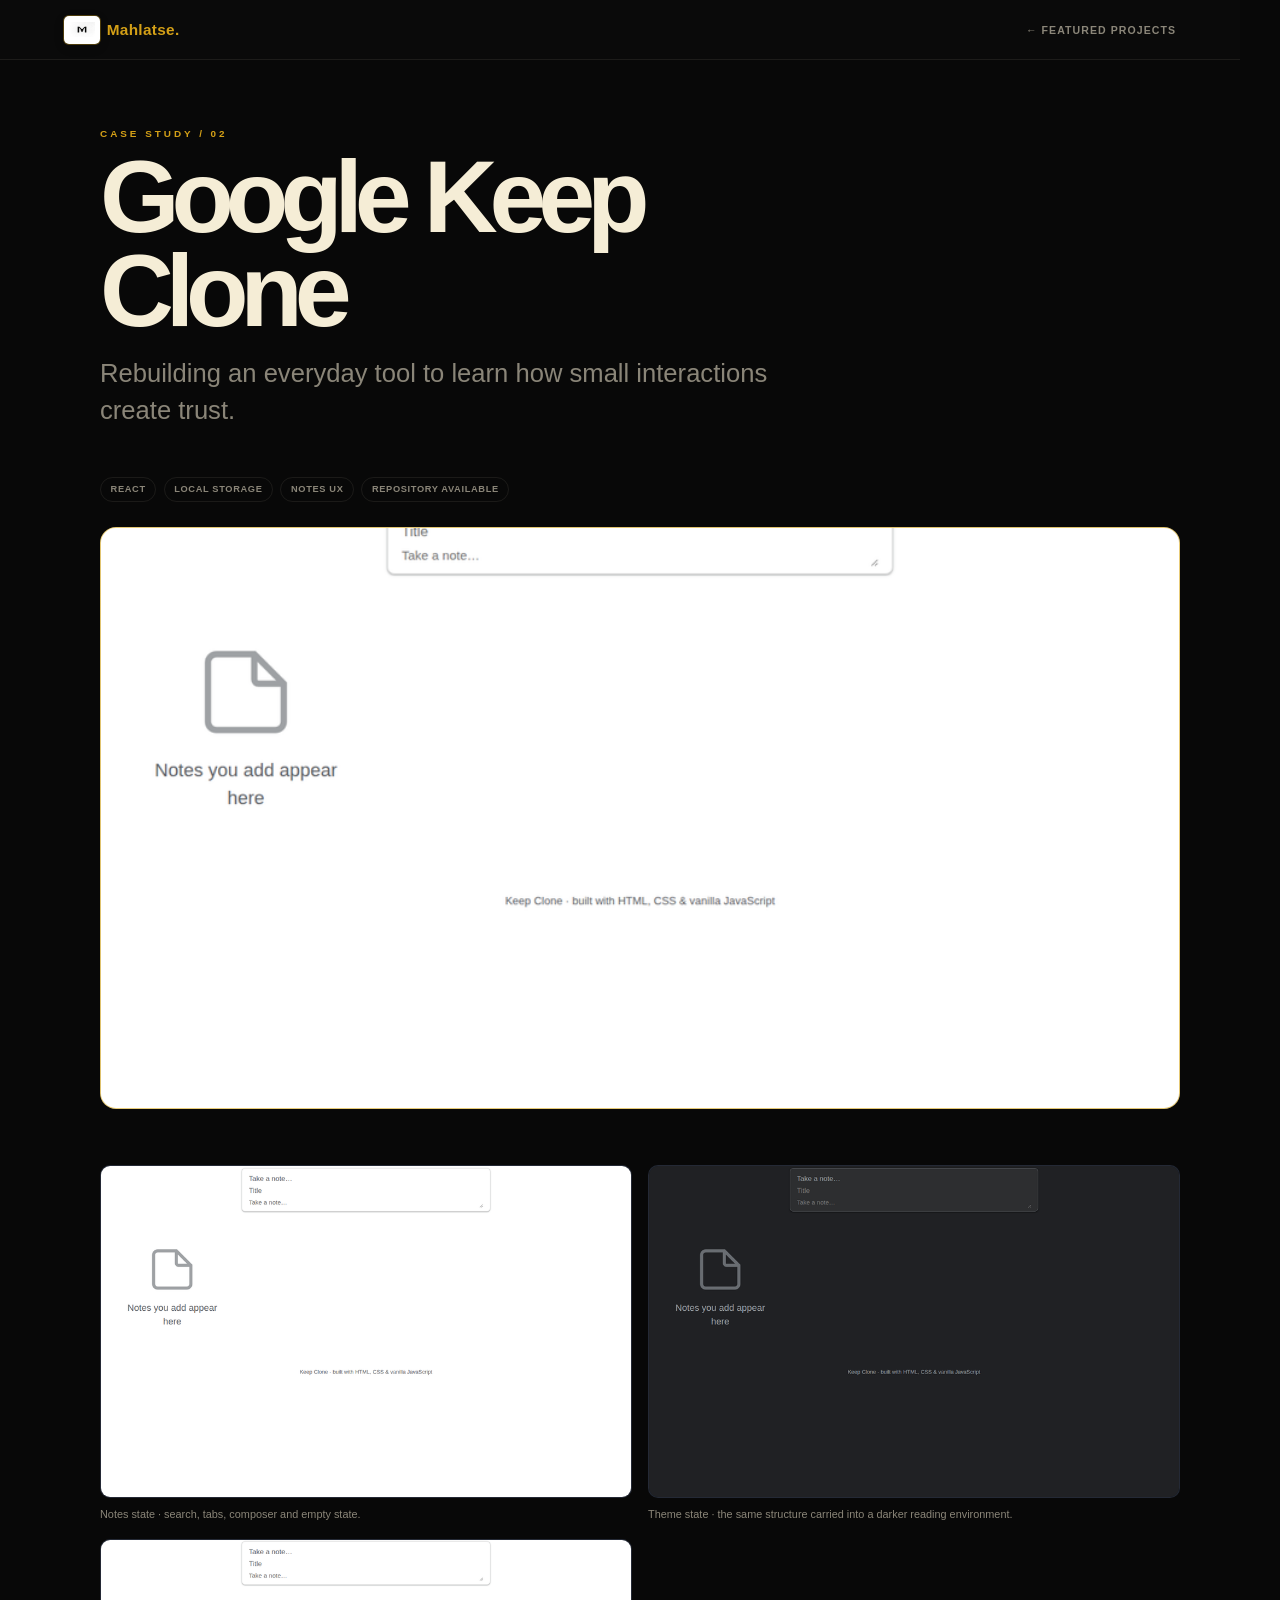
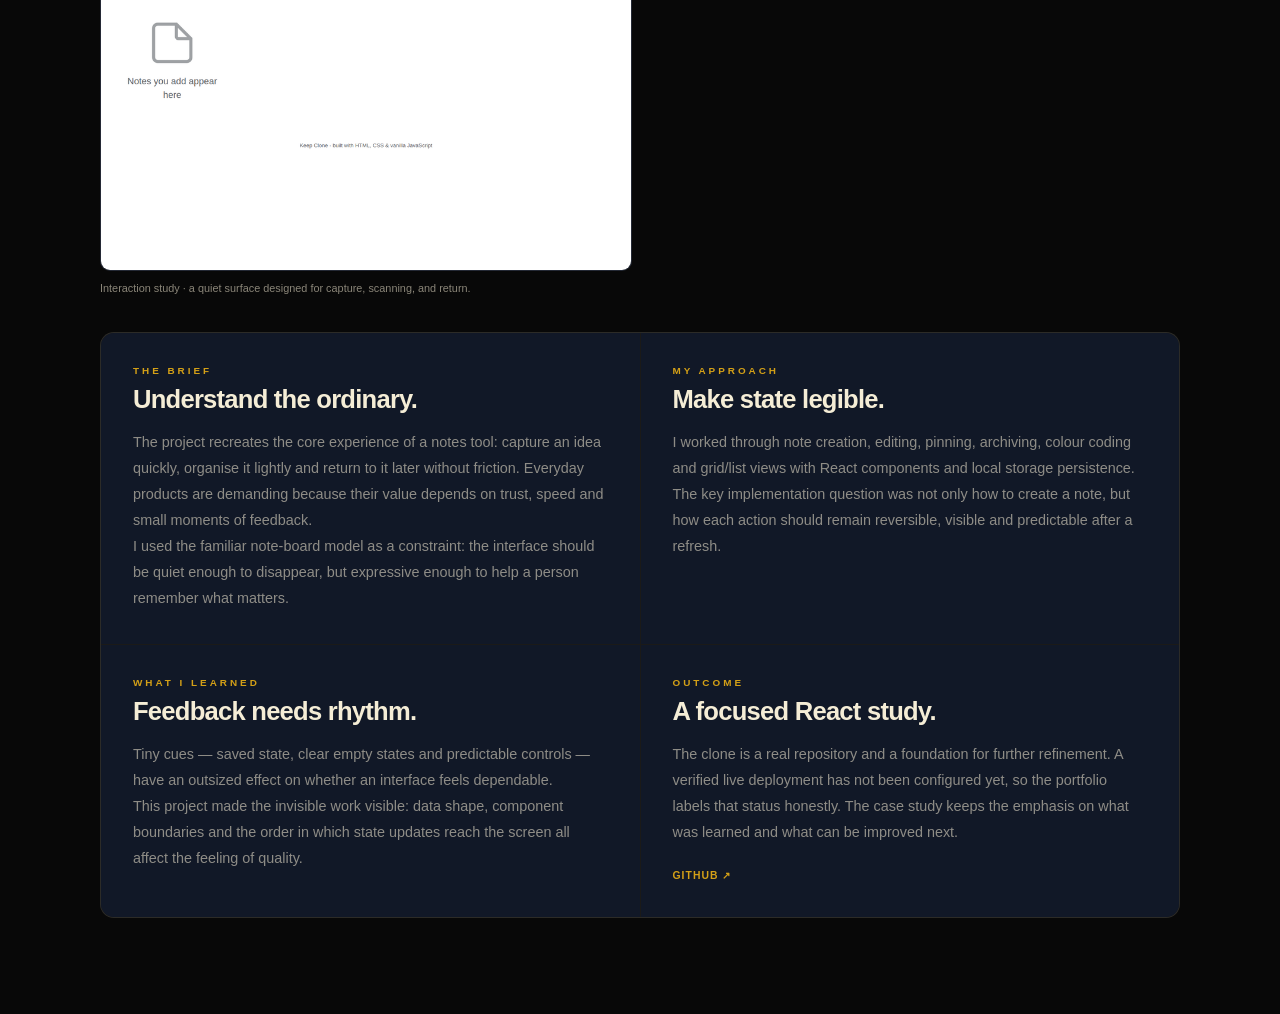
<file: case-studies/google-keep.html>
<!doctype html>
<html lang="en">
<head>
  <meta charset="utf-8"/>
  <meta name="viewport" content="width=device-width, initial-scale=1"/>
  <meta name="description" content="Google Keep Clone case study by Mahlatse Mokgawa: a React study in dependable note-taking interactions."/>
  <title>Google Keep Clone Case Study | Mahlatse</title>
  <link rel="stylesheet" href="../css/style.css"/>
</head>
<body class="case-study-page">
  <header><nav class="site-nav" aria-label="Case study navigation"><a href="../index.html#home" class="nav-brand" aria-label="Mahlatse — Home"><img src="../assets/m-logo-transparent.png" alt="M" class="nav-logo" width="42" height="28"/><span class="brand-wordmark">Mahlatse.</span></a><a href="../index.html#projects" class="case-back">← Featured Projects</a></nav></header>
  <main class="case-study-main">
    <p class="section-label">Case Study / 02</p>
    <h1>Google Keep Clone</h1>
    <p class="case-study-lede">Rebuilding an everyday tool to learn how small interactions create trust.</p>
    <div class="case-study-meta" aria-label="Google Keep project snapshot"><span>React</span><span>Local Storage</span><span>Notes UX</span><span>Repository available</span></div>
    <div class="case-study-hero keep-study-hero"><img src="../assets/google-keep-notes-screen.webp" alt="Google Keep Clone notes workspace with search, tabs and note composer"/></div>
    <div class="case-study-gallery" aria-label="Google Keep supporting interface views">
      <figure><img src="../assets/google-keep-notes-screen.webp" alt="Google Keep Clone light-theme notes workspace"/><figcaption>Notes state · search, tabs, composer and empty state.</figcaption></figure>
      <figure><img src="../assets/google-keep-dark-screen.webp" alt="Google Keep Clone dark-theme notes workspace"/><figcaption>Theme state · the same structure carried into a darker reading environment.</figcaption></figure>
      <figure><img src="../assets/google-keep-notes-screen.webp" alt="Google Keep Clone responsive notes interface"/><figcaption>Interaction study · a quiet surface designed for capture, scanning, and return.</figcaption></figure>
    </div>
    <div class="case-study-grid">
      <section><p class="section-label">The Brief</p><h2>Understand the ordinary.</h2><p>The project recreates the core experience of a notes tool: capture an idea quickly, organise it lightly and return to it later without friction. Everyday products are demanding because their value depends on trust, speed and small moments of feedback.</p><p>I used the familiar note-board model as a constraint: the interface should be quiet enough to disappear, but expressive enough to help a person remember what matters.</p></section>
      <section><p class="section-label">My Approach</p><h2>Make state legible.</h2><p>I worked through note creation, editing, pinning, archiving, colour coding and grid/list views with React components and local storage persistence.</p><p>The key implementation question was not only how to create a note, but how each action should remain reversible, visible and predictable after a refresh.</p></section>
      <section><p class="section-label">What I Learned</p><h2>Feedback needs rhythm.</h2><p>Tiny cues — saved state, clear empty states and predictable controls — have an outsized effect on whether an interface feels dependable.</p><p>This project made the invisible work visible: data shape, component boundaries and the order in which state updates reach the screen all affect the feeling of quality.</p></section>
      <section><p class="section-label">Outcome</p><h2>A focused React study.</h2><p>The clone is a real repository and a foundation for further refinement. A verified live deployment has not been configured yet, so the portfolio labels that status honestly. The case study keeps the emphasis on what was learned and what can be improved next.</p><p class="case-links"><a href="https://github.com/hlatsiboy113-png/react-google-keep" target="_blank" rel="noopener noreferrer">GitHub ↗</a></p></section>
    </div>
  </main>
</body>
</html>
</file>
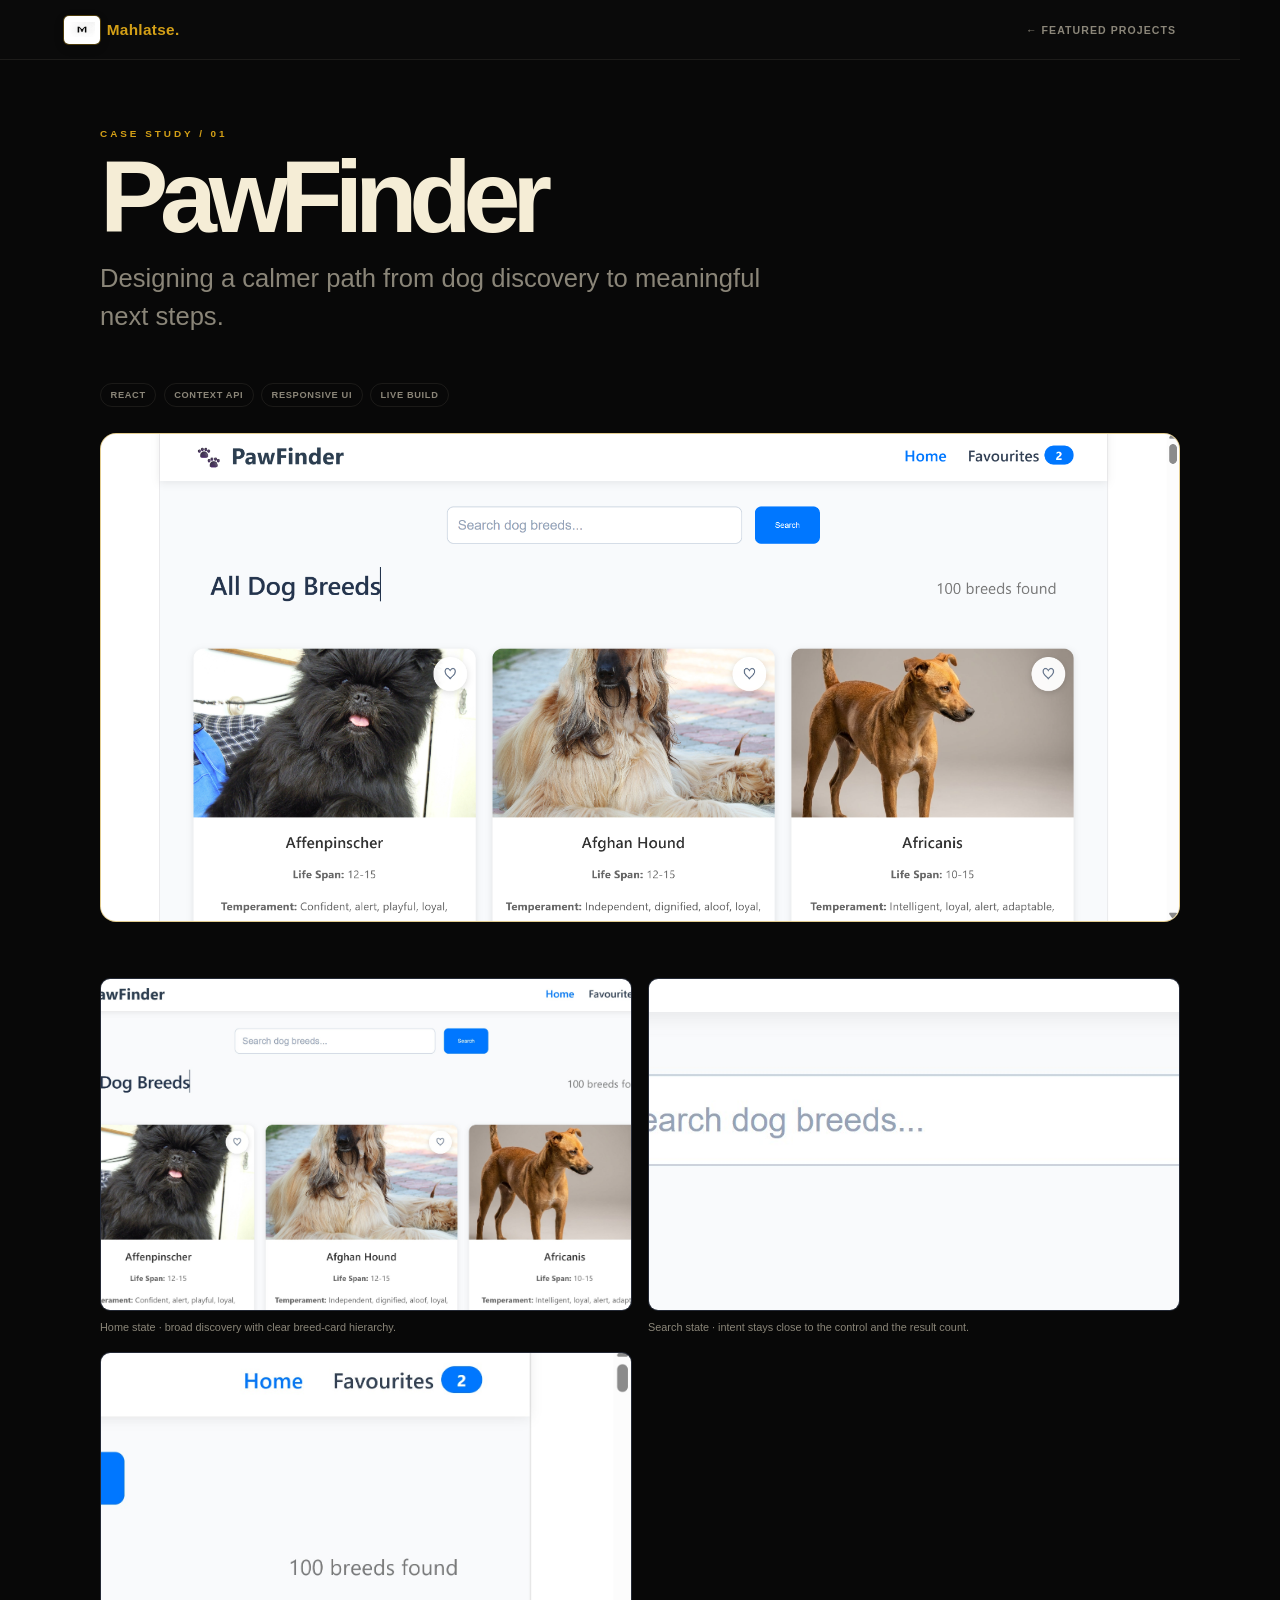
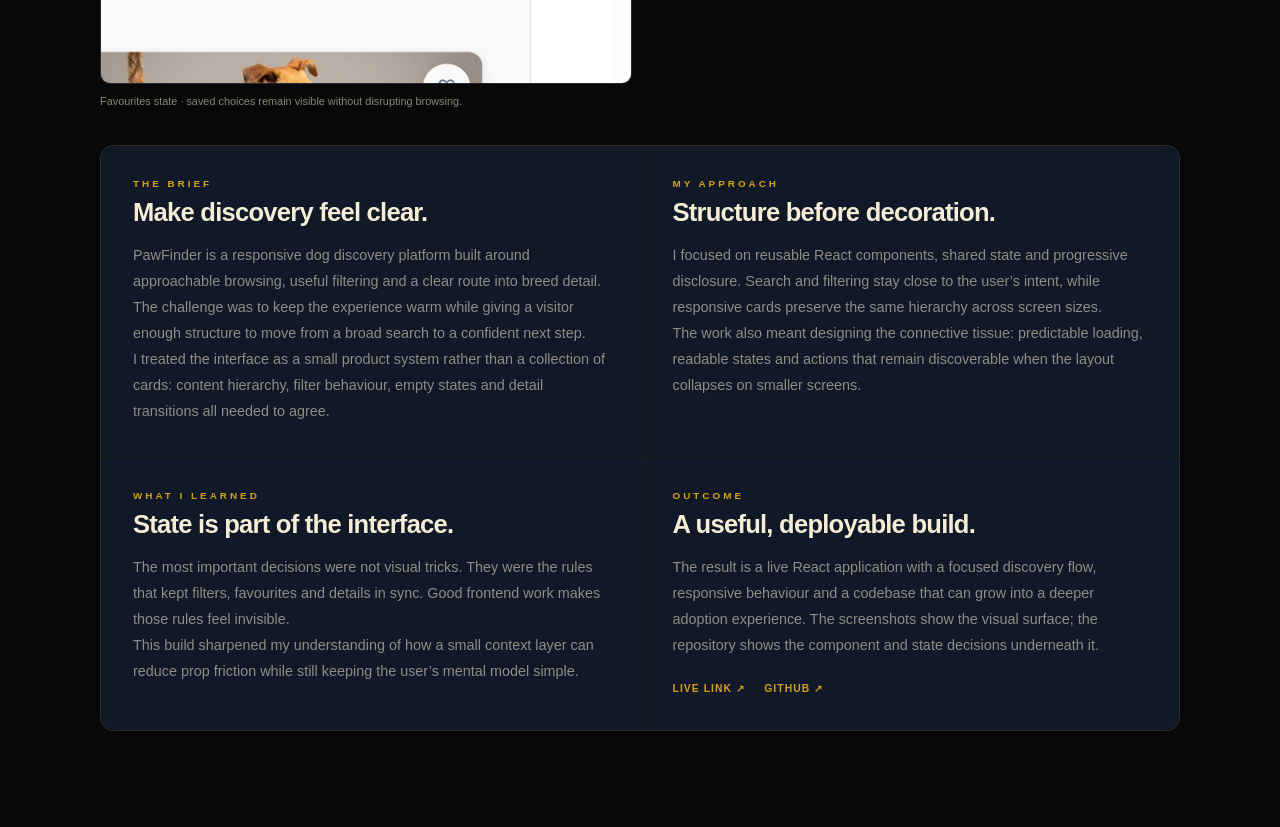
<file: case-studies/pawfinder.html>
<!doctype html>
<html lang="en">
<head>
  <meta charset="utf-8"/>
  <meta name="viewport" content="width=device-width, initial-scale=1"/>
  <meta name="description" content="PawFinder case study by Mahlatse Mokgawa: a responsive React dog discovery experience."/>
  <title>PawFinder Case Study | Mahlatse</title>
  <link rel="stylesheet" href="../css/style.css"/>
</head>
<body class="case-study-page">
  <header><nav class="site-nav" aria-label="Case study navigation"><a href="../index.html#home" class="nav-brand" aria-label="Mahlatse — Home"><img src="../assets/m-logo-transparent.png" alt="M" class="nav-logo" width="42" height="28"/><span class="brand-wordmark">Mahlatse.</span></a><a href="../index.html#projects" class="case-back">← Featured Projects</a></nav></header>
  <main class="case-study-main">
    <p class="section-label">Case Study / 01</p>
    <h1>PawFinder</h1>
    <p class="case-study-lede">Designing a calmer path from dog discovery to meaningful next steps.</p>
    <div class="case-study-meta" aria-label="PawFinder project snapshot"><span>React</span><span>Context API</span><span>Responsive UI</span><span>Live build</span></div>
    <div class="case-study-hero"><img src="../assets/Pawfinder-home.png" alt="PawFinder dog discovery interface"/></div>
    <div class="case-study-gallery" aria-label="PawFinder supporting screenshots">
      <figure><img src="../assets/pawfinder-home-screen.jpg" alt="PawFinder home screen with dog breed cards"/><figcaption>Home state · broad discovery with clear breed-card hierarchy.</figcaption></figure>
      <figure><img src="../assets/pawfinder-search-screen.jpg" alt="PawFinder search area with breed search field and result context"/><figcaption>Search state · intent stays close to the control and the result count.</figcaption></figure>
      <figure><img src="../assets/pawfinder-favourites-screen.jpg" alt="PawFinder favourites navigation and dog cards with heart controls"/><figcaption>Favourites state · saved choices remain visible without disrupting browsing.</figcaption></figure>
    </div>
    <div class="case-study-grid">
      <section><p class="section-label">The Brief</p><h2>Make discovery feel clear.</h2><p>PawFinder is a responsive dog discovery platform built around approachable browsing, useful filtering and a clear route into breed detail. The challenge was to keep the experience warm while giving a visitor enough structure to move from a broad search to a confident next step.</p><p>I treated the interface as a small product system rather than a collection of cards: content hierarchy, filter behaviour, empty states and detail transitions all needed to agree.</p></section>
      <section><p class="section-label">My Approach</p><h2>Structure before decoration.</h2><p>I focused on reusable React components, shared state and progressive disclosure. Search and filtering stay close to the user’s intent, while responsive cards preserve the same hierarchy across screen sizes.</p><p>The work also meant designing the connective tissue: predictable loading, readable states and actions that remain discoverable when the layout collapses on smaller screens.</p></section>
      <section><p class="section-label">What I Learned</p><h2>State is part of the interface.</h2><p>The most important decisions were not visual tricks. They were the rules that kept filters, favourites and details in sync. Good frontend work makes those rules feel invisible.</p><p>This build sharpened my understanding of how a small context layer can reduce prop friction while still keeping the user’s mental model simple.</p></section>
      <section><p class="section-label">Outcome</p><h2>A useful, deployable build.</h2><p>The result is a live React application with a focused discovery flow, responsive behaviour and a codebase that can grow into a deeper adoption experience. The screenshots show the visual surface; the repository shows the component and state decisions underneath it.</p><p class="case-links"><a href="https://react-dog-search-app.vercel.app" target="_blank" rel="noopener noreferrer">Live Link ↗</a><a href="https://github.com/hlatsiboy113-png/react-dog-search-app" target="_blank" rel="noopener noreferrer">GitHub ↗</a></p></section>
    </div>
  </main>
</body>
</html>
</file>
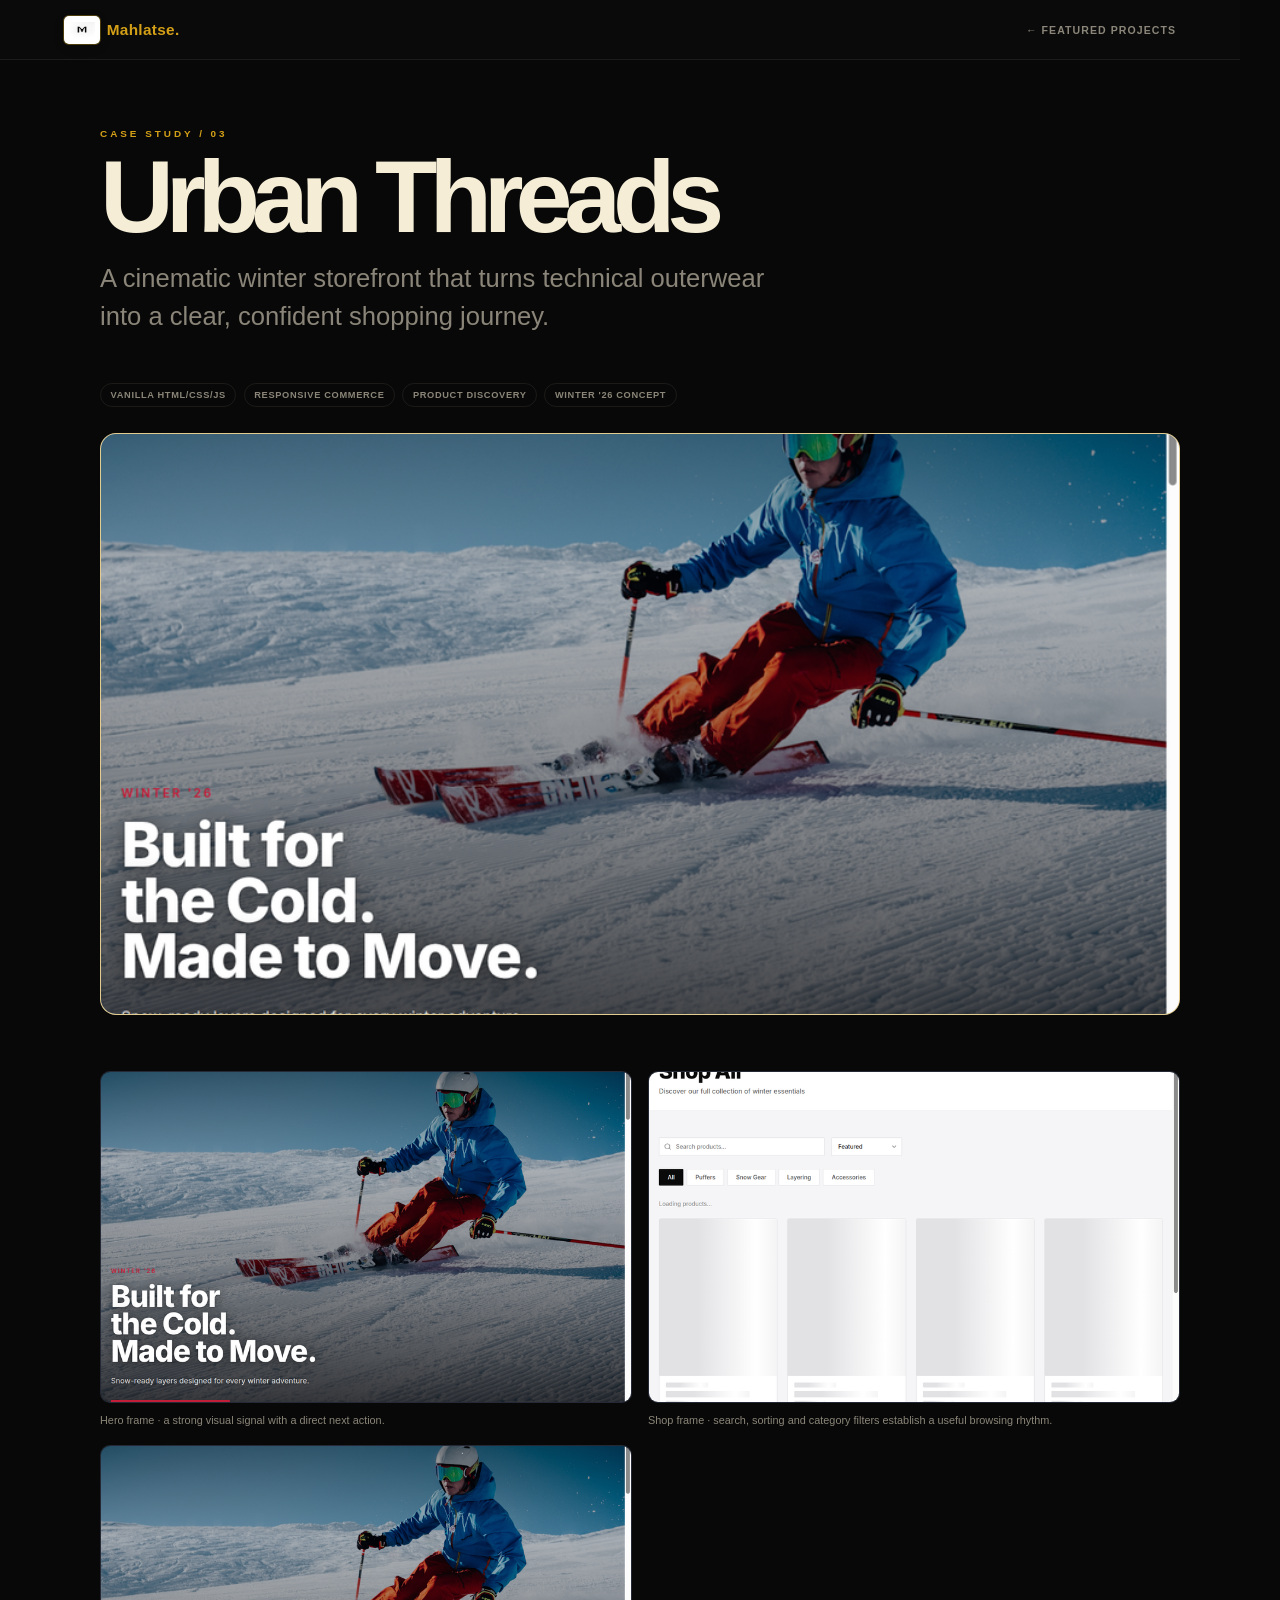
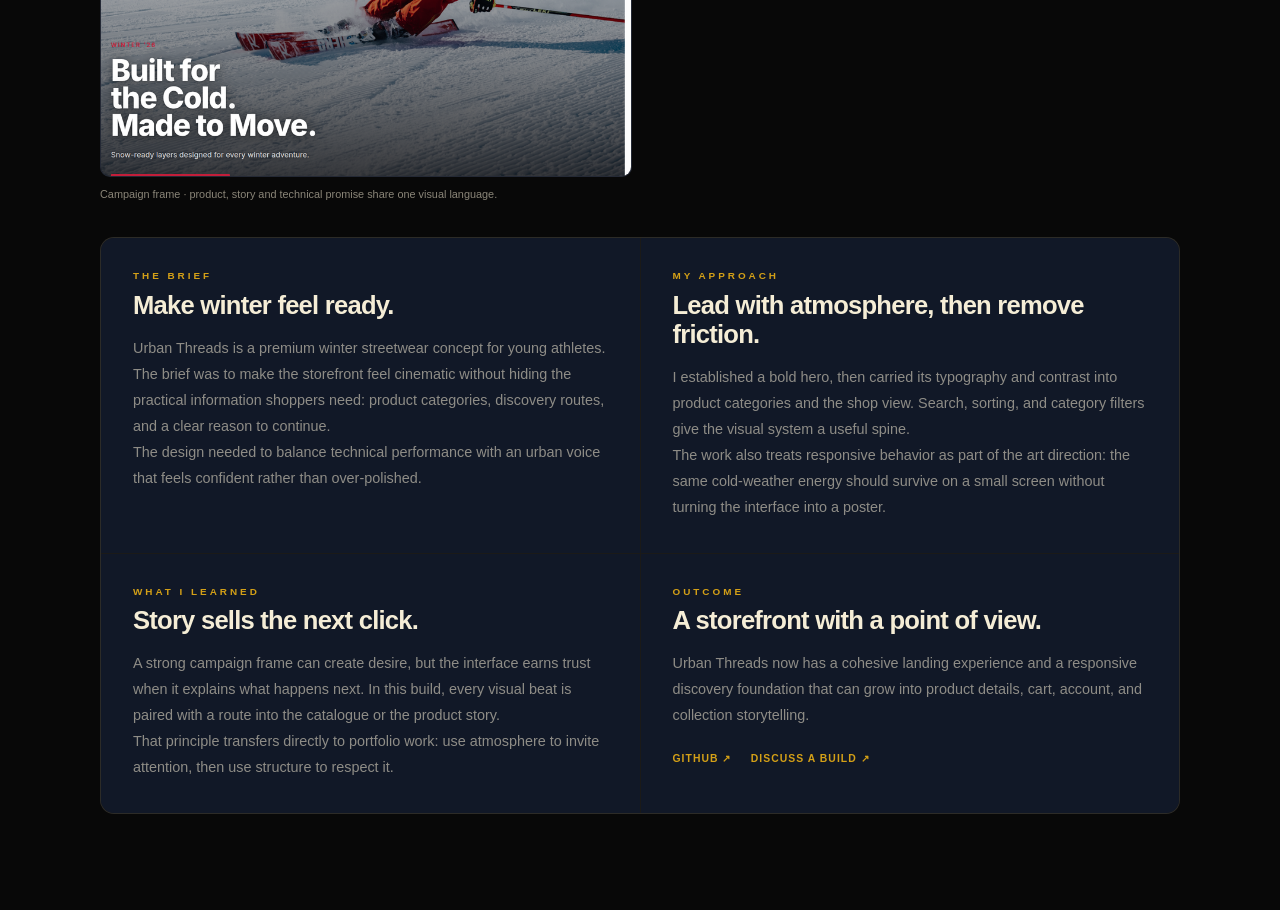
<file: case-studies/urban-threads.html>
<!doctype html>
<html lang="en">
<head>
  <meta charset="utf-8"/>
  <meta name="viewport" content="width=device-width, initial-scale=1"/>
  <meta name="description" content="Urban Threads case study by Mahlatse Mokgawa: a premium winter streetwear storefront."/>
  <title>Urban Threads Case Study | Mahlatse</title>
  <link rel="stylesheet" href="../css/style.css"/>
</head>
<body class="case-study-page">
  <header><nav class="site-nav" aria-label="Case study navigation"><a href="../index.html#home" class="nav-brand" aria-label="Mahlatse — Home"><img src="../assets/m-logo-transparent.png" alt="M" class="nav-logo" width="42" height="28"/><span class="brand-wordmark">Mahlatse.</span></a><a href="../index.html#projects" class="case-back">← Featured Projects</a></nav></header>
  <main class="case-study-main">
    <p class="section-label">Case Study / 03</p>
    <h1>Urban Threads</h1>
    <p class="case-study-lede">A cinematic winter storefront that turns technical outerwear into a clear, confident shopping journey.</p>
    <div class="case-study-meta" aria-label="Urban Threads project snapshot"><span>Vanilla HTML/CSS/JS</span><span>Responsive Commerce</span><span>Product Discovery</span><span>Winter '26 Concept</span></div>
    <div class="case-study-hero"><img src="../assets/urban-threads-home.webp" alt="Urban Threads winter storefront hero with skier and Shop the Collection call to action"/></div>
    <div class="case-study-gallery" aria-label="Urban Threads supporting screenshots">
      <figure><img src="../assets/urban-threads-home.webp" alt="Urban Threads storefront hero screen"/><figcaption>Hero frame · a strong visual signal with a direct next action.</figcaption></figure>
      <figure><img src="../assets/urban-threads-shop.webp" alt="Urban Threads product discovery screen with search, sort and categories"/><figcaption>Shop frame · search, sorting and category filters establish a useful browsing rhythm.</figcaption></figure>
      <figure><img src="../assets/urban-threads-home.webp" alt="Urban Threads winter campaign presentation"/><figcaption>Campaign frame · product, story and technical promise share one visual language.</figcaption></figure>
    </div>
    <div class="case-study-grid">
      <section><p class="section-label">The Brief</p><h2>Make winter feel ready.</h2><p>Urban Threads is a premium winter streetwear concept for young athletes. The brief was to make the storefront feel cinematic without hiding the practical information shoppers need: product categories, discovery routes, and a clear reason to continue.</p><p>The design needed to balance technical performance with an urban voice that feels confident rather than over-polished.</p></section>
      <section><p class="section-label">My Approach</p><h2>Lead with atmosphere, then remove friction.</h2><p>I established a bold hero, then carried its typography and contrast into product categories and the shop view. Search, sorting, and category filters give the visual system a useful spine.</p><p>The work also treats responsive behavior as part of the art direction: the same cold-weather energy should survive on a small screen without turning the interface into a poster.</p></section>
      <section><p class="section-label">What I Learned</p><h2>Story sells the next click.</h2><p>A strong campaign frame can create desire, but the interface earns trust when it explains what happens next. In this build, every visual beat is paired with a route into the catalogue or the product story.</p><p>That principle transfers directly to portfolio work: use atmosphere to invite attention, then use structure to respect it.</p></section>
      <section><p class="section-label">Outcome</p><h2>A storefront with a point of view.</h2><p>Urban Threads now has a cohesive landing experience and a responsive discovery foundation that can grow into product details, cart, account, and collection storytelling.</p><p class="case-links"><a href="https://github.com/hlatsiboy113-png/urban-threads-snowfall-edition" target="_blank" rel="noopener noreferrer">GitHub ↗</a><a href="../index.html#contact">Discuss a build ↗</a></p></section>
    </div>
  </main>
</body>
</html>
</file>
<file: css/style.css>
/* ============================================================
   MAHLATSE PORTFOLIO — style.css
   Warm dark editorial · Beige / Amber / Blue / Green system
   ============================================================ */

:root {
  --bg:           #0b0b0b;
  --bg2:          #111827;
  --bg3:          #0f172a;
  --beige:        #F5EDD6;
  --beige-muted:  rgba(245,237,214,0.55);
  --beige-dim:    rgba(245,237,214,0.22);
  --amber:        #D4A017;
  --amber-glow:   rgba(212,160,23,0.28);
  --amber-light:  #e8b84b;
  --blue:         #1e4fff;
  --blue-glow:    rgba(30,79,255,0.28);
  --green:        #3ddc97;
  --green-glow:   rgba(61,220,151,0.22);
  --card:         #111827;
  --border:       rgba(245,237,214,0.08);
  --border-hover: rgba(212,160,23,0.4);
  --radius:       12px;
  --font-display: 'Space Grotesk', sans-serif;
  --font-body:    'Inter', sans-serif;
  --ease:         cubic-bezier(0.4,0,0.2,1);
}
body.light {
  --bg: #f7f3eb; --bg2: #ede8dc; --bg3: #e4dece;
  --beige: #2c2416; --beige-muted: rgba(44,36,22,0.55);
  --beige-dim: rgba(44,36,22,0.2);
  --card: #ffffff; --border: rgba(44,36,22,0.1);
}
*,*::before,*::after{box-sizing:border-box;margin:0;padding:0}
html{scroll-behavior:smooth}
body{background:var(--bg);color:var(--beige);font-family:var(--font-body);overflow-x:hidden;transition:background .4s,color .4s}
img,video{max-width:100%;display:block}
a{color:inherit;text-decoration:none}

/* Skip link */
.skip-link{position:fixed;top:-100%;left:1rem;z-index:99999;background:var(--amber);color:#000;padding:.6rem 1.2rem;border-radius:0 0 8px 8px;font-weight:700;font-size:.85rem;transition:top .2s}
.skip-link:focus{top:0}

/* Scroll bar */
#progressBar{position:fixed;top:0;left:0;height:3px;width:0%;background:linear-gradient(90deg,var(--blue),var(--amber),var(--green));z-index:9999;transition:width .1s linear;pointer-events:none}

/* Nav */
.site-nav{position:fixed;top:0;left:0;right:0;height:60px;display:flex;align-items:center;justify-content:space-between;padding:0 5%;background:rgba(11,11,11,.82);backdrop-filter:blur(16px);-webkit-backdrop-filter:blur(16px);border-bottom:1px solid var(--border);z-index:1000;transition:background .4s}
body.light .site-nav{background:rgba(247,243,235,.9)}
.nav-brand{font-family:var(--font-display);font-weight:700;font-size:1.05rem;color:var(--amber);letter-spacing:.02em}
.nav-links{display:flex;align-items:center;gap:.1rem;list-style:none}
.nav-links a{color:var(--beige-muted);font-size:.8rem;font-weight:500;padding:6px 11px;border-radius:6px;transition:color .2s,background .2s;letter-spacing:.03em}
.nav-links a:hover,.nav-links a:focus-visible{color:var(--beige);background:rgba(245,237,214,.06);outline:none}
.nav-links a:focus-visible{outline:2px solid var(--amber);outline-offset:2px}
.nav-right{display:flex;align-items:center;gap:.6rem}
.btn-theme{background:transparent;border:1px solid var(--border);color:var(--beige-muted);padding:5px 12px;border-radius:6px;font-size:.75rem;font-family:var(--font-display);font-weight:600;cursor:pointer;letter-spacing:.06em;transition:border-color .2s,color .2s}
.btn-theme:hover{border-color:var(--amber);color:var(--amber)}
.nav-hamburger{display:none;flex-direction:column;gap:5px;background:none;border:none;cursor:pointer;padding:4px}
.nav-hamburger span{display:block;width:22px;height:2px;background:var(--beige);border-radius:2px;transition:.3s}
.mobile-nav{display:none;position:fixed;top:60px;left:0;right:0;background:rgba(11,11,11,.97);backdrop-filter:blur(20px);padding:1.25rem 5%;z-index:998;border-bottom:1px solid var(--border)}
body.light .mobile-nav{background:rgba(247,243,235,.97)}
.mobile-nav.open{display:block}
.mobile-nav a{display:block;color:var(--beige-muted);font-size:.95rem;padding:.7rem 0;border-bottom:1px solid var(--border);font-weight:500;transition:color .2s}
.mobile-nav a:last-child{border-bottom:none}
.mobile-nav a:hover{color:var(--amber)}

/* Buttons */
.btn-primary{display:inline-flex;align-items:center;gap:.4rem;font-family:var(--font-display);font-size:.78rem;font-weight:700;letter-spacing:.1em;text-transform:uppercase;color:#000;background:var(--amber);border:none;padding:.75rem 1.6rem;border-radius:8px;box-shadow:0 0 20px var(--amber-glow);transition:transform .25s var(--ease),box-shadow .25s,background .2s;cursor:pointer}
.btn-primary:hover{background:var(--amber-light);transform:translateY(-2px);box-shadow:0 0 32px var(--amber-glow);color:#000}
.btn-primary:focus-visible{outline:2px solid var(--beige);outline-offset:3px}
.btn-outline{display:inline-flex;align-items:center;gap:.4rem;font-family:var(--font-display);font-size:.78rem;font-weight:700;letter-spacing:.1em;text-transform:uppercase;color:var(--beige);background:transparent;border:1px solid rgba(245,237,214,.22);padding:.75rem 1.6rem;border-radius:8px;transition:border-color .25s,color .25s,transform .25s;cursor:pointer}
.btn-outline:hover{border-color:var(--beige);color:var(--beige);transform:translateY(-2px)}
.btn-outline:focus-visible{outline:2px solid var(--amber);outline-offset:3px}

/* Sections */
.section{padding:5rem 6%}
.section-alt{background:var(--bg2)}
.section-dark{background:var(--bg3)}
.section-label{display:block;font-family:var(--font-display);font-size:.62rem;font-weight:700;letter-spacing:.3em;text-transform:uppercase;color:var(--amber);margin-bottom:.6rem}
.section-title{font-family:var(--font-display);font-size:clamp(1.6rem,4vw,2.6rem);font-weight:700;letter-spacing:-.02em;line-height:1.1;color:var(--beige);margin-bottom:.8rem}
.section-sub{font-size:.95rem;color:var(--beige-muted);max-width:52ch;line-height:1.75;margin-bottom:2.5rem}

/* Reveal */
.reveal{opacity:0;transform:translateY(28px);transition:opacity .7s var(--ease),transform .7s var(--ease)}
.reveal.show{opacity:1;transform:translateY(0)}
.reveal-d1{transition-delay:.1s}.reveal-d2{transition-delay:.2s}.reveal-d3{transition-delay:.3s}.reveal-d4{transition-delay:.4s}

/* Hero */
.hero{position:relative;height:72vh;min-height:500px;max-height:860px;overflow:hidden;margin-top:60px}
.hero-layer{position:absolute;inset:0;width:100%;height:100%;background-size:cover;background-position:center;opacity:0;transform:scale(1.06);transition:opacity 1s ease,transform 8s ease;z-index:1}
.hero-layer.active{opacity:1;transform:scale(1)}
.hero-video-layer{position:absolute;inset:0;width:100%;height:100%;object-fit:cover;opacity:0;z-index:2;transition:opacity 1.2s ease}
.hero-video-layer.active{opacity:1}
.hero-overlay{position:absolute;inset:0;z-index:5;background:linear-gradient(to bottom,rgba(11,11,11,.18) 0%,rgba(11,11,11,.08) 30%,rgba(11,11,11,.55) 70%,rgba(11,11,11,.93) 100%);pointer-events:none}
.hero-content{position:absolute;inset:0;z-index:10;display:flex;flex-direction:column;justify-content:flex-end;padding:3rem 6% 3.5rem;opacity:0;transform:translateY(14px);transition:opacity 1s ease,transform 1s ease}
.hero-content.reveal-hero{opacity:1;transform:translateY(0)}
.hero-identity{font-family:var(--font-display);font-size:clamp(.7rem,1.5vw,.8rem);font-weight:700;letter-spacing:.28em;text-transform:uppercase;color:var(--amber);margin-bottom:.75rem}
.hero-identity span{color:var(--beige-muted);margin:0 .5rem}
.hero-title{font-family:var(--font-display);font-size:clamp(2.4rem,6.5vw,6rem);font-weight:700;line-height:.93;letter-spacing:-.03em;color:var(--beige);margin-bottom:1.1rem}
.hero-title .a-amber{color:var(--amber)}
.hero-title .a-amber{color:var(--amber)}
.hero-sub{font-size:clamp(.85rem,1.6vw,.98rem);color:var(--beige-muted);max-width:54ch;line-height:1.7;margin-bottom:1.75rem}
.hero-actions{display:flex;flex-wrap:wrap;gap:.75rem}
.hero-dots{position:absolute;bottom:1.5rem;right:6%;z-index:15;display:flex;gap:7px}
.hero-dot{width:7px;height:7px;border-radius:50%;background:rgba(245,237,214,.2);cursor:pointer;transition:background .4s,transform .4s;border:none}
.hero-dot.active{background:var(--amber);transform:scale(1.4)}
.hero-progress{position:absolute;bottom:0;left:0;width:100%;height:2px;background:rgba(245,237,214,.06);z-index:15}
.hero-progress-fill{height:100%;width:0%;background:linear-gradient(90deg,var(--amber),var(--green));transition:width linear}
.media-label{position:absolute;top:1.25rem;right:6%;z-index:15;font-family:var(--font-display);font-size:.62rem;letter-spacing:.18em;text-transform:uppercase;color:var(--beige-muted);display:flex;align-items:center;gap:.45rem;opacity:0;transition:opacity .6s}
.media-label.show{opacity:1}
.media-dot{width:5px;height:5px;border-radius:50%;background:var(--amber);animation:pulse 1.8s ease-in-out infinite}
@keyframes pulse{0%,100%{opacity:1;transform:scale(1)}50%{opacity:.4;transform:scale(.7)}}

/* Bio */
.bio-wrap{display:grid;grid-template-columns:1fr 1fr;gap:4rem;align-items:center}
.bio-photo-frame{position:relative;border-radius:16px;overflow:hidden;aspect-ratio:4/5;background:var(--bg2)}
.bio-photo-frame img{width:100%;height:100%;object-fit:cover;object-position:center top;filter:grayscale(15%) contrast(1.05);transition:filter .4s}
.bio-photo-frame:hover img{filter:grayscale(0%) contrast(1)}
.bio-photo-accent{position:absolute;bottom:0;left:0;right:0;height:40%;background:linear-gradient(to top,rgba(11,11,11,.85),transparent)}
.bio-photo-tag{position:absolute;bottom:1rem;left:1rem;font-family:var(--font-display);font-size:.65rem;font-weight:700;letter-spacing:.18em;text-transform:uppercase;color:var(--amber);border:1px solid var(--amber);padding:4px 10px;border-radius:4px}
.bio-placeholder{width:100%;height:100%;display:flex;align-items:center;justify-content:center;background:linear-gradient(135deg,#0f172a,#1e1b4b);font-size:6rem;opacity:.4}
.bio-quote{font-family:var(--font-display);font-size:clamp(1.05rem,2vw,1.2rem);font-weight:600;line-height:1.65;color:var(--beige);border-left:3px solid var(--amber);padding-left:1.25rem;margin-bottom:1.75rem}
.bio-quote em{color:var(--amber);font-style:normal}
.bio-body{font-size:.95rem;color:var(--beige-muted);line-height:1.8;margin-bottom:2rem}

/* Timeline */
.timeline{position:relative;padding-left:2rem}
.timeline::before{content:'';position:absolute;left:7px;top:0;bottom:0;width:2px;background:linear-gradient(to bottom,var(--amber),var(--green));border-radius:2px}
.timeline-item{position:relative;margin-bottom:2rem;padding-left:1.5rem}
.timeline-item::before{content:'';position:absolute;left:-1.7rem;top:6px;width:10px;height:10px;border-radius:50%;background:var(--amber);border:2px solid var(--bg);box-shadow:0 0 0 3px var(--amber-glow)}
.timeline-item.current::before{background:var(--green);box-shadow:0 0 0 3px var(--green-glow)}
.timeline-year{font-family:var(--font-display);font-size:.62rem;font-weight:700;letter-spacing:.18em;text-transform:uppercase;color:var(--amber);margin-bottom:.2rem}
.timeline-role{font-family:var(--font-display);font-size:.95rem;font-weight:700;color:var(--beige);margin-bottom:.2rem}
.timeline-place{font-size:.82rem;color:var(--beige-muted)}

/* Creative */
.creative-grid{display:grid;grid-template-columns:repeat(3,1fr);gap:1.25rem;align-items:start}
.creative-card{background:var(--card);border:1px solid var(--border);border-radius:var(--radius);padding:1.75rem 1.5rem;transition:border-color .3s,transform .3s,box-shadow .3s;align-self:start;height:auto}
.creative-card:hover{border-color:var(--border-hover);transform:translateY(-4px);box-shadow:0 12px 36px rgba(0,0,0,.35)}
.creative-icon{font-size:2rem;margin-bottom:.75rem;display:block}
.creative-title{font-family:var(--font-display);font-size:1rem;font-weight:700;color:var(--beige);margin-bottom:.75rem}
.creative-list{list-style:none}
.creative-list li{font-size:.82rem;color:var(--beige-muted);padding:.3rem 0;border-bottom:1px solid var(--border);display:flex;align-items:center;gap:.5rem}
.creative-list li::before{content:'→';color:var(--amber);font-size:.7rem;flex-shrink:0}
.creative-list li:last-child{border-bottom:none}

/* Tech */
.tech-grid{display:grid;grid-template-columns:repeat(auto-fit,minmax(120px,1fr));gap:.85rem}
.tech-card{background:var(--card);border:1px solid var(--border);border-radius:var(--radius);padding:1.1rem .75rem;text-align:center;cursor:default;transition:transform .25s,border-color .25s,box-shadow .25s}
.tech-card:hover{transform:translateY(-4px);border-color:var(--blue);box-shadow:0 0 18px var(--blue-glow)}
.tech-icon{font-size:1.65rem;margin-bottom:.45rem;display:block}
.tech-name{font-family:var(--font-display);font-size:.75rem;font-weight:600;color:var(--beige);letter-spacing:.02em}
.tech-type{font-size:.62rem;color:var(--beige-muted);margin-top:2px;letter-spacing:.08em;text-transform:uppercase}

/* Skills */
.skills-grid{display:grid;grid-template-columns:repeat(auto-fit,minmax(280px,1fr));gap:3rem 4rem}
.skill-item{margin-bottom:1.4rem}
.skill-header{display:flex;justify-content:space-between;margin-bottom:.4rem}
.skill-name{font-family:var(--font-display);font-size:.83rem;font-weight:600;color:var(--beige)}
.skill-pct{font-family:var(--font-display);font-size:.72rem;font-weight:700;color:var(--beige-muted)}
.skill-track{height:3px;background:rgba(245,237,214,.07);border-radius:4px;overflow:hidden}
.skill-fill{height:100%;border-radius:4px;width:0%;transition:width 1.3s cubic-bezier(.4,0,.2,1)}
.fill-amber{background:linear-gradient(90deg,var(--amber),var(--amber-light))}
.fill-blue{background:linear-gradient(90deg,var(--blue),#6b8cff)}
.fill-green{background:linear-gradient(90deg,var(--green),#6fffd4)}
.skill-col-label{font-family:var(--font-display);font-size:.62rem;font-weight:700;letter-spacing:.2em;text-transform:uppercase;margin-bottom:1.5rem}

/* Carousel overrides */
.carousel-caption-custom{position:absolute;bottom:0;left:0;right:0;background:linear-gradient(to top,rgba(11,11,11,.9),transparent);padding:2rem 1.5rem 1.25rem;text-align:left}
.carousel-caption-custom h5{font-family:var(--font-display);font-size:1rem;font-weight:700;color:var(--beige);margin-bottom:.25rem}
.carousel-caption-custom p{font-size:.8rem;color:var(--beige-muted);margin:0}
.carousel-control-prev-icon,.carousel-control-next-icon{filter:invert(.8) sepia(1) saturate(3) hue-rotate(5deg)}
.carousel-indicators [data-bs-target]{background-color:var(--amber);opacity:.4;width:8px;height:8px;border-radius:50%;border:none;margin:0 4px}
.carousel-indicators .active{opacity:1}
.gallery-slide{position:relative;border-radius:var(--radius);overflow:hidden;aspect-ratio:16/9;background:var(--bg2)}
.gallery-slide img{width:100%;height:100%;object-fit:cover;transition:transform .6s var(--ease)}
.gallery-slide:hover img{transform:scale(1.03)}

/* Projects carousel */
.project-slide{background:var(--card);border:1px solid var(--border);border-radius:var(--radius);overflow:hidden}
.project-slide-thumb{height:200px;background:linear-gradient(135deg,var(--bg3),var(--bg2));display:flex;align-items:center;justify-content:center;font-size:3rem;border-bottom:1px solid var(--border)}
.project-slide-body{padding:1.5rem}
.project-tag{display:inline-block;font-size:.6rem;font-weight:700;letter-spacing:.12em;text-transform:uppercase;color:var(--green);background:rgba(61,220,151,.08);padding:3px 8px;border-radius:4px;margin-bottom:.6rem}
.project-title{font-family:var(--font-display);font-size:1rem;font-weight:700;color:var(--beige);margin-bottom:.5rem;line-height:1.3}
.project-desc{font-size:.82rem;color:var(--beige-muted);line-height:1.65;margin-bottom:.75rem}
.project-meta{font-size:.72rem;color:var(--beige-dim);margin-bottom:.75rem;font-style:italic}
.project-links{display:flex;gap:.5rem;flex-wrap:wrap}
.project-link{font-family:var(--font-display);font-size:.7rem;font-weight:700;letter-spacing:.08em;text-transform:uppercase;padding:6px 12px;border-radius:6px;border:1px solid rgba(245,237,214,.12);color:var(--beige-muted);transition:color .2s,border-color .2s}
.project-link:hover{color:var(--amber);border-color:var(--amber)}

/* Hire funnel */
.funnel-track{display:flex;align-items:flex-start;gap:0;overflow-x:auto;padding-bottom:1rem}
.funnel-step-wrap{display:flex;align-items:center;flex-shrink:0}
.funnel-card{background:var(--card);border:1px solid var(--border);border-radius:var(--radius);padding:1.5rem 1.25rem;width:180px;text-align:center;transition:border-color .3s,box-shadow .3s,transform .3s}
.funnel-card:hover{border-color:var(--amber);box-shadow:0 0 20px var(--amber-glow);transform:translateY(-3px)}
.funnel-num{font-family:var(--font-display);font-size:.6rem;font-weight:700;letter-spacing:.22em;text-transform:uppercase;color:var(--amber);margin-bottom:.5rem}
.funnel-title{font-family:var(--font-display);font-size:.88rem;font-weight:700;color:var(--beige);margin-bottom:.4rem}
.funnel-desc{font-size:.75rem;color:var(--beige-muted);line-height:1.55;margin-bottom:1rem}
.funnel-arrow{font-size:1.2rem;color:var(--amber);padding:0 .75rem;flex-shrink:0;opacity:.5}

/* Contact */
.contact-form-wrap{background:var(--card);border:1px solid var(--border);border-radius:var(--radius);padding:2rem;max-width:560px}
.form-label-custom{display:block;font-family:var(--font-display);font-size:.68rem;font-weight:700;letter-spacing:.14em;text-transform:uppercase;color:var(--beige-muted);margin-bottom:.4rem}
.form-input{width:100%;background:rgba(245,237,214,.04);border:1px solid rgba(245,237,214,.1);border-radius:8px;color:var(--beige);font-family:var(--font-body);font-size:.9rem;padding:.7rem 1rem;margin-bottom:1.1rem;outline:none;transition:border-color .25s,box-shadow .25s}
.form-input::placeholder{color:var(--beige-dim)}
.form-input:focus{border-color:var(--amber);box-shadow:0 0 0 3px var(--amber-glow)}
textarea.form-input{resize:vertical;min-height:120px}
.form-success{display:none;text-align:center;padding:2rem 1rem}
.form-success.show{display:block}
.success-icon{font-size:2.5rem;margin-bottom:.75rem;animation:popIn .4s var(--ease) both}
@keyframes popIn{from{transform:scale(.5);opacity:0}to{transform:scale(1);opacity:1}}
.success-title{font-family:var(--font-display);font-size:1.1rem;font-weight:700;color:var(--green);margin-bottom:.4rem}
.success-sub{font-size:.85rem;color:var(--beige-muted)}

/* Footer */
.site-footer{background:var(--bg);border-top:1px solid var(--border);padding:2.5rem 6%;display:flex;flex-wrap:wrap;justify-content:space-between;align-items:center;gap:1.25rem}
.footer-brand{font-family:var(--font-display);font-size:.9rem;font-weight:700;color:var(--beige-muted)}
.footer-brand strong{color:var(--amber)}
.footer-links{display:flex;flex-wrap:wrap;gap:.25rem}
.footer-links a{color:var(--beige-muted);font-size:.8rem;font-weight:500;padding:5px 10px;border-radius:6px;transition:color .2s,background .2s;display:flex;align-items:center;gap:.3rem}
.footer-links a:hover{color:var(--amber);background:rgba(212,160,23,.08)}

:focus-visible{outline:2px solid var(--amber);outline-offset:3px;border-radius:4px}

body.light .tech-card,body.light .creative-card,body.light .project-slide,body.light .funnel-card,body.light .contact-form-wrap{background:#fff;border-color:rgba(44,36,22,.1)}
body.light .form-input{background:rgba(44,36,22,.04);border-color:rgba(44,36,22,.14);color:var(--beige)}

@media(max-width:575px){
  .section{padding:3.25rem 5%}
  .nav-links{display:none}
  .nav-hamburger{display:flex}
  .hero{height:68vh;min-height:420px}
  .hero-content{padding:2rem 5% 3rem}
  .bio-wrap{grid-template-columns:1fr;gap:2rem}
  .creative-grid{grid-template-columns:1fr}
  .tech-grid{grid-template-columns:repeat(3,1fr)}
  .funnel-track{flex-direction:column;align-items:stretch}
  .funnel-arrow{transform:rotate(90deg);align-self:center}
  .funnel-card{width:100%}
  .site-footer{flex-direction:column;text-align:center}
  .footer-links{justify-content:center}
}
@media(min-width:576px) and (max-width:991px){
  .nav-links{display:none}
  .nav-hamburger{display:flex}
  .section{padding:4rem 5%}
  .hero{height:70vh}
  .bio-wrap{grid-template-columns:1fr;gap:2.5rem}
  .creative-grid{grid-template-columns:1fr 1fr}
  .tech-grid{grid-template-columns:repeat(4,1fr)}
}
@media(min-width:992px){
  .nav-hamburger{display:none}
  .nav-links{display:flex}
  .section{padding:5.5rem 8%}
  .hero-content{padding:3rem 8% 4rem}
  .bio-wrap{grid-template-columns:1fr 1.1fr}
}
@media(min-width:1400px){
  .section{padding:6rem 10%}
  .hero-content{padding:3rem 10% 4.5rem}
}
@media(prefers-reduced-motion:reduce){
  *,*::before,*::after{animation:none!important;transition:none!important}
  .hero-layer{transform:scale(1)!important}
}


/* ============================================================
   V5 PHASE 1 + 2 REFINEMENTS — HERO / ABOUT
   ============================================================ */
.hero {
  height: min(82svh, 780px);
  min-height: 560px;
}
.hero-layer {
  background-position: var(--hero-position, center);
  transform: scale(1.035);
  transition: opacity .85s ease, transform 4.5s ease;
  will-change: opacity, transform;
}
.hero-layer.active {
  opacity: 1;
  transform: scale(1);
}
.hero-content {
  max-width: 880px;
}
.hero-sub {
  max-width: 46ch;
}
.hero-dots {
  max-width: min(42vw, 360px);
  flex-wrap: wrap;
  justify-content: flex-end;
}
.hero-dot {
  width: 7px;
  height: 7px;
}
.hero-dot:focus-visible {
  outline: 2px solid var(--beige);
  outline-offset: 5px;
}

.bio-wrap {
  grid-template-columns: minmax(220px, .72fr) minmax(0, 1.28fr);
  gap: clamp(2.5rem, 7vw, 6.5rem);
  align-items: start;
}
.bio-photo-frame {
  width: min(100%, 330px);
  max-width: 330px;
  justify-self: center;
  aspect-ratio: 4 / 4.8;
}
.bio-copy {
  min-width: 0;
}
.bio-value {
  max-width: 62ch;
  margin-bottom: 1.7rem;
}
.bio-value p {
  color: var(--beige-muted);
  font-size: clamp(.95rem, 1.35vw, 1.02rem);
  line-height: 1.85;
  margin: 0;
}
.bio-value p + p {
  margin-top: 1rem;
}
.bio-actions {
  margin-bottom: 2.25rem;
}
.timeline {
  max-width: 40rem;
  margin-top: 1.15rem;
}
.timeline-item {
  margin-bottom: 1.65rem;
}
.timeline-role {
  letter-spacing: .04em;
}

/* Lightweight, CSS-only opposing belts. Each row repeats its contents for a seamless loop. */
.belt-window {
  position: relative;
  overflow: hidden;
  width: calc(100% + 12vw);
  margin-left: -6vw;
  padding: .5rem 6vw;
  -webkit-mask-image: linear-gradient(90deg, transparent, #000 7%, #000 93%, transparent);
  mask-image: linear-gradient(90deg, transparent, #000 7%, #000 93%, transparent);
}
.logo-belt {
  display: flex;
  align-items: center;
  width: max-content;
  gap: .8rem;
  padding: .35rem 0 1rem;
  will-change: transform;
}
.belt-forward {
  animation: belt-forward 34s linear infinite;
}
.belt-reverse {
  animation: belt-reverse 38s linear infinite;
}
.belt-mark {
  display: inline-flex;
  align-items: center;
  justify-content: center;
  min-width: 70px;
  height: 54px;
  padding: 0 .7rem;
  flex: 0 0 auto;
  border: 1px solid var(--border);
  border-radius: 10px;
  background: var(--card);
  color: var(--beige);
  font-family: var(--font-display);
  font-size: .78rem;
  font-weight: 700;
  letter-spacing: .06em;
  transition: border-color .25s, color .25s, transform .25s;
}
.belt-mark:hover,
.belt-mark:focus-visible {
  border-color: var(--amber);
  color: var(--amber);
  transform: translateY(-2px);
  outline: none;
}
.skills-belts .belt-mark {
  border-color: rgba(61,220,151,.16);
}
.skills-belts .belt-mark:hover,
.skills-belts .belt-mark:focus-visible {
  border-color: var(--green);
  color: var(--green);
}
@keyframes belt-forward {
  from { transform: translateX(-50%); }
  to { transform: translateX(0); }
}
@keyframes belt-reverse {
  from { transform: translateX(0); }
  to { transform: translateX(-50%); }
}

@media (max-width: 991px) {
  .bio-wrap {
    grid-template-columns: 1fr;
    gap: 2.75rem;
  }
  .bio-photo-frame {
    justify-self: start;
  }
  .belt-window {
    width: calc(100% + 10vw);
    margin-left: -5vw;
    padding-inline: 5vw;
  }
}
@media (max-width: 575px) {
  .hero {
    height: calc(100svh - 60px);
    min-height: 570px;
  }
  .hero-content {
    padding: 2rem 5% 4.2rem;
  }
  .hero-title {
    font-size: clamp(2.55rem, 14vw, 4.6rem);
  }
  .hero-sub {
    font-size: .88rem;
    max-width: 35ch;
  }
  .hero-dots {
    right: 5%;
    bottom: 1.6rem;
    max-width: 160px;
  }
  .bio-photo-frame {
    width: min(100%, 280px);
    justify-self: center;
  }
  .bio-value p {
    font-size: .92rem;
  }
  .belt-window {
    margin-inline: -5%;
    width: 110%;
    padding-inline: 5%;
  }
}
@media (prefers-reduced-motion: reduce) {
  .hero-layer {
    transform: none;
  }
  .belt-forward,
  .belt-reverse {
    animation-play-state: paused;
  }
}


/* ============================================================
   V5 PHASE 2 REFINEMENTS — HEADER / CONTACT / HERO SIGNALS
   ============================================================ */
.nav-brand {
  display: inline-flex;
  align-items: center;
  gap: .52rem;
}
.nav-logo {
  width: 34px;
  height: 26px;
  object-fit: contain;
  filter: invert(1);
}
body.light .nav-logo {
  filter: none;
}
.brand-wordmark {
  font-family: var(--font-display);
  font-size: .96rem;
  font-weight: 700;
  letter-spacing: .02em;
  color: var(--amber);
}
.nav-links {
  gap: .05rem;
}
.nav-links a {
  white-space: nowrap;
}
.nav-right {
  gap: .45rem;
}
.resume-menu {
  position: relative;
}
.resume-trigger {
  display: inline-flex;
  align-items: center;
  justify-content: center;
  min-height: 32px;
  padding: .42rem .85rem;
  border: 1px solid var(--amber);
  border-radius: 999px;
  background: var(--amber);
  color: #0b0b0b;
  font-family: var(--font-display);
  font-size: .68rem;
  font-weight: 700;
  letter-spacing: .08em;
  text-transform: uppercase;
  cursor: pointer;
  transition: background .2s, color .2s, transform .2s;
}
.resume-trigger:hover,
.resume-trigger:focus-visible {
  background: var(--amber-light);
  color: #0b0b0b;
  transform: translateY(-1px);
}
.resume-trigger:focus-visible {
  outline: 2px solid var(--beige);
  outline-offset: 3px;
}
.resume-panel {
  display: none;
  position: absolute;
  top: calc(100% + .55rem);
  right: 0;
  z-index: 1200;
  min-width: 150px;
  padding: .35rem;
  border: 1px solid var(--border-hover);
  border-radius: 10px;
  background: var(--card);
  box-shadow: 0 16px 38px rgba(0,0,0,.32);
}
.resume-menu.open .resume-panel {
  display: grid;
  animation: menu-in .18s var(--ease) both;
}
.resume-panel a {
  padding: .6rem .7rem;
  border-radius: 6px;
  color: var(--beige-muted);
  font-family: var(--font-display);
  font-size: .68rem;
  font-weight: 700;
  letter-spacing: .06em;
  text-transform: uppercase;
}
.resume-panel a:hover,
.resume-panel a:focus-visible {
  color: var(--beige);
  background: rgba(212,160,23,.12);
  outline: none;
}
@keyframes menu-in {
  from { opacity: 0; transform: translateY(-4px) scale(.98); }
  to { opacity: 1; transform: translateY(0) scale(1); }
}
.btn-theme {
  display: inline-grid;
  place-items: center;
  width: 34px;
  height: 34px;
  padding: 0;
  font-size: 1rem;
  line-height: 1;
}
.hero-values-line {
  margin: 0 0 1.45rem;
  color: var(--beige-muted);
  font-family: var(--font-display);
  font-size: .62rem;
  font-weight: 700;
  letter-spacing: .16em;
}
.hero-values-line span {
  color: var(--amber);
  padding: 0 .35rem;
}
.form-kicker {
  margin-bottom: .35rem;
  color: var(--amber);
  font-family: var(--font-display);
  font-size: .62rem;
  font-weight: 700;
  letter-spacing: .2em;
  text-transform: uppercase;
}
.form-note {
  margin-bottom: 1.25rem;
  color: var(--beige-muted);
  font-size: .8rem;
  line-height: 1.65;
}
.field-error {
  display: block;
  min-height: 0;
  margin: -.45rem 0 .8rem;
  color: #ff7a7a;
  font-size: .72rem;
  line-height: 1.4;
}
.field-error.show {
  min-height: 1rem;
}
.form-input.has-error {
  border-color: #ff6b6b;
  box-shadow: 0 0 0 2px rgba(255,107,107,.12);
}
.form-input.has-error:focus {
  border-color: #ff6b6b;
  outline-color: #ff6b6b;
}
.form-success .success-sub a {
  color: var(--amber);
  text-decoration: underline;
  text-underline-offset: 3px;
}
.form-success .btn-outline {
  margin-top: .85rem;
}
[hidden] {
  display: none !important;
}
@media (max-width: 1100px) and (min-width: 992px) {
  .nav-links a {
    padding-inline: 7px;
    font-size: .72rem;
  }
  .brand-wordmark {
    display: none;
  }
}
@media (max-width: 575px) {
  .nav-logo {
    width: 31px;
    height: 24px;
  }
  .brand-wordmark {
    font-size: .9rem;
  }
  .resume-trigger {
    min-height: 30px;
    padding-inline: .68rem;
    font-size: .62rem;
  }
  .hero-values-line {
    max-width: 30ch;
    font-size: .55rem;
    line-height: 1.75;
  }
}


/* ============================================================
   V5 PHASE 3 — V7-INSPIRED PROJECT CAROUSEL + CREATIVE
   ============================================================ */
.projects-carousel {
  display: grid;
  grid-template-columns: 44px minmax(0, 1fr) 44px;
  align-items: center;
  gap: .85rem;
  max-width: 1220px;
  margin: 2.4rem auto 0;
}
.projects-track {
  position: relative;
  min-height: 570px;
  outline: none;
}
.projects-track:focus-visible {
  outline: 2px solid var(--amber);
  outline-offset: 8px;
  border-radius: 12px;
}
.project-card {
  position: absolute;
  top: 0;
  bottom: 0;
  display: flex;
  flex-direction: column;
  width: min(58%, 620px);
  min-height: 540px;
  overflow: hidden;
  border: 1px solid var(--border);
  border-radius: 14px;
  background: var(--card);
  opacity: .38;
  cursor: pointer;
  transform: translateZ(0) scale(.86);
  transition: left .45s var(--ease), right .45s var(--ease), transform .45s var(--ease), opacity .35s ease, box-shadow .35s ease, filter .35s ease;
  filter: saturate(.78);
}
.project-card.active {
  left: 50%;
  z-index: 3;
  opacity: 1;
  cursor: default;
  transform: translateX(-50%) scale(1);
  border-color: rgba(212,160,23,.68);
  box-shadow: 0 24px 55px rgba(0,0,0,.22), 0 0 0 1px rgba(212,160,23,.1);
  filter: saturate(1);
}
.project-card.is-left {
  left: 0;
  z-index: 1;
  transform: translateX(0) scale(.86);
}
.project-card.is-right {
  right: 0;
  z-index: 1;
  transform: translateX(0) scale(.86);
}
.project-card.side:hover,
.project-card.side:focus-visible {
  opacity: .72;
  filter: saturate(1);
  transform: translateY(-5px) scale(.9);
  outline: none;
}
.project-card.side:focus-visible {
  box-shadow: 0 0 0 2px var(--amber);
}
.project-screenshot {
  position: relative;
  display: grid;
  place-items: center;
  min-height: 218px;
  overflow: hidden;
  background: #e7e4dc;
}
.project-screenshot::after {
  content: '';
  position: absolute;
  inset: 0;
  background: linear-gradient(180deg, transparent 60%, rgba(11,11,11,.44));
  pointer-events: none;
}
.project-screenshot img {
  width: 100%;
  height: 100%;
  min-height: 218px;
  object-fit: cover;
  transition: transform .55s var(--ease);
}
.project-card:hover .project-screenshot img,
.project-card:focus-within .project-screenshot img {
  transform: scale(1.04);
}
.project-screenshot-label {
  position: absolute;
  left: 1rem;
  bottom: .85rem;
  z-index: 1;
  color: #fff;
  font-family: var(--font-display);
  font-size: .58rem;
  font-weight: 700;
  letter-spacing: .14em;
  text-transform: uppercase;
}
.project-body {
  display: flex;
  flex: 1;
  flex-direction: column;
  padding: 1.35rem 1.45rem 1.5rem;
}
.project-meta-row {
  display: flex;
  align-items: center;
  justify-content: space-between;
  gap: 1rem;
  margin-bottom: .65rem;
  color: var(--amber);
  font-family: var(--font-display);
  font-size: .6rem;
  font-weight: 700;
  letter-spacing: .15em;
  text-transform: uppercase;
}
.project-status {
  color: var(--beige-muted);
}
.project-card .project-title {
  margin-bottom: .55rem;
  color: var(--beige);
  font-size: clamp(1.25rem, 2vw, 1.65rem);
}
.project-card .project-desc {
  max-width: 54ch;
  margin-bottom: 1rem;
  color: var(--beige-muted);
  line-height: 1.72;
}
.project-tech {
  display: flex;
  flex-wrap: wrap;
  gap: .4rem;
  margin-bottom: auto;
}
.project-tech span {
  padding: .35rem .55rem;
  border: 1px solid var(--border);
  border-radius: 999px;
  color: var(--beige-muted);
  font-family: var(--font-display);
  font-size: .58rem;
  font-weight: 700;
  letter-spacing: .07em;
  text-transform: uppercase;
}
.project-actions {
  display: flex;
  flex-wrap: wrap;
  align-items: center;
  gap: .65rem 1rem;
  padding-top: 1.25rem;
  border-top: 1px solid var(--border);
}
.project-actions a,
.project-link-disabled {
  color: var(--beige-muted);
  font-family: var(--font-display);
  font-size: .62rem;
  font-weight: 700;
  letter-spacing: .08em;
  text-transform: uppercase;
}
.project-actions a:hover,
.project-actions a:focus-visible {
  color: var(--amber);
}
.project-actions .case-study-btn {
  color: var(--amber);
}
.project-link-disabled {
  cursor: not-allowed;
  opacity: .48;
}
.project-carousel-arrow {
  display: grid;
  place-items: center;
  width: 42px;
  height: 42px;
  padding: 0;
  border: 1px solid var(--border-hover);
  border-radius: 50%;
  background: transparent;
  color: var(--beige);
  font-size: 1.15rem;
  cursor: pointer;
  transition: background .2s, border-color .2s, color .2s, transform .2s;
}
.project-carousel-arrow:hover,
.project-carousel-arrow:focus-visible {
  border-color: var(--amber);
  background: rgba(212,160,23,.12);
  color: var(--amber);
  transform: scale(1.05);
  outline: none;
}
.projects-caption {
  margin: 1rem auto 0;
  color: var(--beige-muted);
  font-family: var(--font-display);
  font-size: .62rem;
  letter-spacing: .08em;
  text-align: center;
  text-transform: uppercase;
}
.keep-preview {
  display: grid;
  gap: .55rem;
  width: min(70%, 320px);
  padding: 1.2rem;
  border: 1px solid rgba(30,30,30,.14);
  border-radius: 12px;
  background: #fffdf5;
  box-shadow: 0 18px 30px rgba(24,24,24,.14);
  transform: rotate(-2deg);
}
.keep-preview span {
  display: block;
  height: 36px;
  border-radius: 6px;
  background: linear-gradient(90deg, #f6cf50 0 26%, #fff7d2 26% 100%);
}
.keep-preview span:nth-child(2) { background: linear-gradient(90deg, #a7d8b2 0 42%, #effcf1 42% 100%); }
.keep-preview span:nth-child(3) { background: linear-gradient(90deg, #f2a5a2 0 64%, #fff0ee 64% 100%); }

.creative-grid {
  align-items: start;
}
.creative-card {
  display: flex;
  flex-direction: column;
  min-height: 0;
  height: auto;
}
.creative-card-heading {
  display: flex;
  align-items: center;
  gap: .75rem;
  margin-bottom: .8rem;
}
.creative-icon {
  display: grid;
  place-items: center;
  flex: 0 0 auto;
  width: 42px;
  height: 42px;
  border: 1px solid rgba(212,160,23,.55);
  border-radius: 50%;
  color: var(--amber);
  font-family: var(--font-display);
  font-size: 1.15rem;
}
.creative-eyebrow {
  display: block;
  margin-bottom: .35rem;
  color: var(--amber);
  font-family: var(--font-display);
  font-size: .55rem;
  font-weight: 700;
  letter-spacing: .13em;
  text-transform: uppercase;
}
.creative-intro {
  min-height: 4.6rem;
  margin-bottom: 1rem;
  color: var(--beige-muted);
  font-size: .83rem;
  line-height: 1.7;
}
.creative-photo-viewport {
  position: relative;
  overflow: hidden;
  min-height: 184px;
  border-radius: 8px;
  background: var(--black);
}
.creative-photo-slide {
  position: relative;
  margin: 0;
  animation: creative-fade .3s ease both;
}
.creative-photo-slide img {
  display: block;
  width: 100%;
  height: 184px;
  object-fit: cover;
}
.creative-photo-slide figcaption {
  position: absolute;
  right: .75rem;
  bottom: .65rem;
  left: .75rem;
  color: #fff;
  font-family: var(--font-display);
  font-size: .57rem;
  font-weight: 700;
  letter-spacing: .08em;
  text-transform: uppercase;
}
@keyframes creative-fade { from { opacity: .4; transform: scale(1.02); } to { opacity: 1; transform: scale(1); } }
.creative-photo-controls {
  display: flex;
  align-items: center;
  justify-content: space-between;
  gap: .6rem;
  padding-top: .75rem;
}
.creative-photo-controls > button {
  width: 28px;
  height: 28px;
  padding: 0;
  border: 1px solid var(--border-hover);
  border-radius: 50%;
  background: transparent;
  color: var(--beige);
}
.creative-photo-controls > button:hover,
.creative-photo-controls > button:focus-visible {
  border-color: var(--amber);
  color: var(--amber);
  outline: none;
}
.creative-photo-dots {
  display: flex;
  justify-content: center;
  gap: .35rem;
}
.creative-photo-dots [role="tab"] {
  width: 6px;
  height: 6px;
  padding: 0;
  border: 0;
  border-radius: 50%;
  background: var(--border-hover);
}
.creative-photo-dots [role="tab"].active,
.creative-photo-dots [role="tab"]:focus-visible {
  background: var(--amber);
  outline: none;
}
.video-slots {
  display: grid;
  gap: .55rem;
  margin-top: auto;
}
.video-slot {
  display: grid;
  grid-template-columns: 28px minmax(0, 1fr) auto;
  align-items: center;
  gap: .65rem;
  padding: .7rem .75rem;
  border: 1px solid var(--border);
  border-radius: 8px;
  background: rgba(255,255,255,.025);
}
.video-slot .slot-index,
.video-slot .slot-mark {
  color: var(--amber);
  font-family: var(--font-display);
  font-size: .58rem;
  font-weight: 700;
  letter-spacing: .08em;
}
.video-slot strong,
.video-slot small {
  display: block;
}
.video-slot strong {
  color: var(--beige);
  font-family: var(--font-display);
  font-size: .7rem;
  letter-spacing: .04em;
  text-transform: uppercase;
}
.video-slot small {
  margin-top: .25rem;
  color: var(--beige-muted);
  font-size: .68rem;
}
.creative-note {
  margin-top: .9rem;
  color: var(--beige-muted);
  font-size: .72rem;
  line-height: 1.55;
}
.music-player {
  display: grid;
  grid-template-columns: 54px minmax(0,1fr) auto;
  align-items: center;
  gap: .7rem;
  margin-top: auto;
  padding: .65rem;
  border: 1px solid var(--border);
  border-radius: 9px;
  background: rgba(255,255,255,.025);
}
.music-cover {
  width: 54px;
  height: 54px;
  border-radius: 6px;
  object-fit: cover;
}
.music-info {
  min-width: 0;
}
.music-info strong,
.music-info small {
  display: block;
}
.music-info strong {
  overflow: hidden;
  color: var(--beige);
  font-family: var(--font-display);
  font-size: .67rem;
  letter-spacing: .06em;
  text-overflow: ellipsis;
  text-transform: uppercase;
  white-space: nowrap;
}
.music-info small {
  margin-top: .25rem;
  color: var(--beige-muted);
  font-size: .66rem;
}
.music-player audio {
  grid-column: 1 / -1;
  width: 100%;
  height: 34px;
}
.music-skip {
  padding: .35rem .5rem;
  border: 1px solid var(--amber);
  border-radius: 999px;
  background: transparent;
  color: var(--amber);
  font-family: var(--font-display);
  font-size: .56rem;
  font-weight: 700;
  cursor: pointer;
}
.music-skip:hover,
.music-skip:focus-visible {
  background: var(--amber);
  color: #0b0b0b;
  outline: none;
}
.creative-card-music .creative-list {
  margin-top: 1rem;
}
@media (max-width: 900px) and (min-width: 769px) {
  .project-card {
    width: 64%;
  }
  .projects-track {
    min-height: 590px;
  }
}
@media (max-width: 768px) {
  .projects-carousel {
    grid-template-columns: 34px minmax(0, 1fr) 34px;
    gap: .45rem;
  }
  .projects-track {
    min-height: 590px;
  }
  .project-card {
    position: relative;
    left: auto !important;
    right: auto !important;
    width: 100%;
    min-height: 580px;
    transform: none !important;
  }
  .project-card.active {
    display: flex;
  }
  .project-card.side {
    display: none;
  }
  .project-carousel-arrow {
    width: 32px;
    height: 32px;
    font-size: .95rem;
  }
}
@media (max-width: 575px) {
  .projects-carousel {
    grid-template-columns: 28px minmax(0, 1fr) 28px;
  }
  .projects-track {
    min-height: 545px;
  }
  .project-card {
    min-height: 535px;
  }
  .project-screenshot,
  .project-screenshot img {
    min-height: 175px;
    height: 175px;
  }
  .project-body {
    padding: 1.05rem 1rem 1.15rem;
  }
  .project-card .project-desc {
    font-size: .79rem;
  }
  .project-actions {
    gap: .55rem .8rem;
  }
  .project-actions a,
  .project-link-disabled {
    font-size: .55rem;
  }
  .creative-intro {
    min-height: auto;
  }
  .music-player {
    grid-template-columns: 48px minmax(0,1fr) auto;
  }
  .music-cover {
    width: 48px;
    height: 48px;
  }
}
@media (prefers-reduced-motion: reduce) {
  .project-card,
  .project-screenshot img,
  .creative-photo-slide,
  .resume-panel {
    transition: none;
    animation: none;
  }
}


/* ============================================================
   V5 CASE STUDY PAGES
   ============================================================ */
.case-study-page {
  min-height: 100vh;
  background: var(--black);
  color: var(--beige);
}
.case-study-page header {
  position: relative;
}
.case-study-page .site-nav {
  max-width: 1240px;
}
.case-back {
  margin-left: auto;
  color: var(--beige-muted);
  font-family: var(--font-display);
  font-size: .66rem;
  font-weight: 700;
  letter-spacing: .1em;
  text-transform: uppercase;
}
.case-back:hover,
.case-back:focus-visible {
  color: var(--amber);
}
.case-study-main {
  max-width: 1120px;
  margin: 0 auto;
  padding: clamp(5rem, 10vw, 9rem) 1.25rem 6rem;
}
.case-study-main h1 {
  max-width: 12ch;
  margin: .7rem 0 1rem;
  color: var(--beige);
  font-family: var(--font-display);
  font-size: clamp(3rem, 8vw, 7.5rem);
  font-weight: 800;
  letter-spacing: -.08em;
  line-height: .92;
}
.case-study-lede {
  max-width: 42rem;
  margin-bottom: 3rem;
  color: var(--beige-muted);
  font-size: clamp(1.1rem, 2vw, 1.6rem);
  line-height: 1.45;
}
.case-study-hero {
  overflow: hidden;
  min-height: 340px;
  margin-bottom: 3.5rem;
  border: 1px solid var(--border-hover);
  border-radius: 16px;
  background: #ebe8df;
}
.case-study-hero img {
  display: block;
  width: 100%;
  max-height: 580px;
  object-fit: cover;
}
.keep-study-hero {
  display: grid;
  place-items: center;
  background: linear-gradient(135deg, #f5e9bb, #e4d7a6);
}
.keep-study-hero .keep-preview {
  width: min(64%, 420px);
  transform: rotate(-2deg) scale(1.1);
}
.case-study-grid {
  display: grid;
  grid-template-columns: repeat(2, minmax(0, 1fr));
  gap: 1px;
  overflow: hidden;
  border: 1px solid var(--border);
  border-radius: 14px;
  background: var(--border);
}
.case-study-grid section {
  min-height: 260px;
  padding: 2rem;
  background: var(--card);
}
.case-study-grid h2 {
  margin: .55rem 0 1rem;
  color: var(--beige);
  font-family: var(--font-display);
  font-size: clamp(1.2rem, 2vw, 1.6rem);
  letter-spacing: -.03em;
}
.case-study-grid p:not(.section-label) {
  color: var(--beige-muted);
  font-size: .9rem;
  line-height: 1.75;
}
.case-links {
  display: flex;
  flex-wrap: wrap;
  gap: .85rem 1.2rem;
  margin-top: 1.3rem;
}
.case-links a {
  color: var(--amber);
  font-family: var(--font-display);
  font-size: .65rem;
  font-weight: 700;
  letter-spacing: .1em;
  text-transform: uppercase;
}
.case-links a:hover,
.case-links a:focus-visible {
  color: var(--beige);
}
@media (max-width: 680px) {
  .case-back {
    font-size: .55rem;
  }
  .case-study-grid {
    grid-template-columns: 1fr;
  }
  .case-study-grid section {
    min-height: auto;
    padding: 1.4rem;
  }
  .case-study-hero {
    min-height: 220px;
  }
}


/* Hero contrast pass: keep the story readable over every supplied scene. */
.hero::before {
  z-index: 1;
  background:
    linear-gradient(90deg, rgba(4,4,4,.94) 0%, rgba(4,4,4,.72) 34%, rgba(4,4,4,.28) 68%, rgba(4,4,4,.08) 100%),
    linear-gradient(0deg, rgba(4,4,4,.72) 0%, rgba(4,4,4,.08) 66%, rgba(4,4,4,.22) 100%);
}
.hero-content {
  z-index: 3;
  text-shadow: 0 2px 18px rgba(0,0,0,.38);
}
.hero-title,
.hero-identity,
.hero-sub,
.hero-values-line {
  color: #fbf4e5;
}
.hero-title {
  text-shadow: 0 4px 28px rgba(0,0,0,.55);
}
.hero-identity,
.hero-values-line {
  color: rgba(251,244,229,.88);
}
.hero-sub {
  color: rgba(251,244,229,.78);
}
.hero-content .btn-outline {
  border-color: rgba(251,244,229,.76);
  color: #fbf4e5;
}
.hero-content .btn-outline:hover,
.hero-content .btn-outline:focus-visible {
  border-color: var(--amber);
  color: var(--amber);
}


/* ============================================================
   V5 REFINEMENT PASS — HERO IMPACT / CREATIVE MEDIA / DENSITY
   ============================================================ */
:root {
  --black: #080808;
  --paper: #f8f3e7;
}
body > .graffiti-canvas {
  position: fixed;
  inset: 0;
  z-index: 0;
  overflow: hidden;
  pointer-events: none;
  opacity: .075;
  mix-blend-mode: screen;
}
main,
.site-footer {
  position: relative;
  z-index: 1;
}
.graffiti-word,
.graffiti-mark {
  position: absolute;
  display: block;
  color: var(--green);
  font-family: var(--font-display);
  font-weight: 700;
  letter-spacing: .12em;
  text-transform: uppercase;
  white-space: nowrap;
  transform: rotate(-12deg);
}
.graffiti-word { font-size: clamp(.56rem, 1vw, .85rem); }
.graffiti-mark { font-size: clamp(1.4rem, 3vw, 3.5rem); color: var(--amber); }
.graffiti-word-a { top: 18%; left: -1%; color: var(--amber); }
.graffiti-word-b { top: 43%; right: -2%; transform: rotate(8deg); }
.graffiti-word-c { bottom: 18%; left: 2%; transform: rotate(5deg); }
.graffiti-word-d { bottom: 8%; right: 4%; color: var(--amber); transform: rotate(-6deg); }
.graffiti-mark-a { top: 26%; right: 13%; transform: rotate(25deg); }
.graffiti-mark-b { bottom: 31%; left: 12%; transform: rotate(-18deg); }
body.light > .graffiti-canvas { mix-blend-mode: multiply; opacity: .06; }

.hero {
  isolation: isolate;
  background: #080808;
}
.hero-layer {
  opacity: 0;
  filter: saturate(.93) contrast(1.06);
  transition: opacity 1.15s var(--ease), transform 6.5s var(--ease), filter 1.15s ease;
}
.hero-layer.active {
  opacity: .91;
  filter: saturate(1) contrast(1.08);
}
.hero-layer.hero-portrait {
  background-size: contain;
  background-repeat: no-repeat;
  background-color: #161616;
}
.hero-layer.hero-portrait.active {
  opacity: .94;
}
.hero::after {
  content: '';
  position: absolute;
  inset: 0;
  z-index: 2;
  pointer-events: none;
  background:
    radial-gradient(ellipse at 58% 46%, rgba(11,11,11,0) 0 34%, rgba(11,11,11,.20) 76%, rgba(11,11,11,.46) 100%),
    linear-gradient(105deg, rgba(11,11,11,.33) 0%, rgba(11,11,11,.04) 45%, rgba(11,11,11,.34) 100%);
  mix-blend-mode: multiply;
}
.hero-overlay {
  z-index: 4;
  background:
    linear-gradient(90deg, rgba(7,7,7,.88) 0%, rgba(7,7,7,.56) 34%, rgba(7,7,7,.14) 70%, rgba(7,7,7,.30) 100%),
    linear-gradient(0deg, rgba(7,7,7,.90) 0%, rgba(7,7,7,.14) 54%, rgba(7,7,7,.35) 100%);
}
.hero-content {
  z-index: 10;
  max-width: 930px;
  padding-bottom: clamp(3.8rem, 7vw, 5.6rem);
}
.hero-content::before {
  content: '';
  position: absolute;
  left: 5.2%;
  bottom: 2.6rem;
  width: min(580px, 86vw);
  height: 1px;
  background: linear-gradient(90deg, var(--amber), rgba(212,160,23,0));
  opacity: .68;
}
.hero-identity {
  display: inline-flex;
  flex-wrap: wrap;
  gap: .15rem .6rem;
  max-width: 70ch;
  margin-bottom: .85rem;
  font-size: clamp(.62rem, 1.2vw, .76rem);
  line-height: 1.7;
  color: #f4d58b;
}
.hero-title {
  max-width: 10ch;
  font-size: clamp(3rem, 8vw, 7.8rem);
  letter-spacing: -.065em;
  text-wrap: balance;
}
.hero-sub {
  max-width: 51ch;
  color: rgba(251,244,229,.86);
  font-size: clamp(.9rem, 1.7vw, 1.05rem);
}
.hero-values-line {
  max-width: 70ch;
  color: rgba(251,244,229,.72);
}
.hero-actions .btn-primary { box-shadow: 0 12px 35px rgba(212,160,23,.24); }
.hero-actions .btn-outline { background: rgba(8,8,8,.22); backdrop-filter: blur(8px); }
.hero-dot { box-shadow: 0 0 0 1px rgba(8,8,8,.18); }

/* Creative photography and media cards stay image-led without broken placeholders. */
.creative-card-photo { grid-column: span 1; }
.creative-photo-viewport { min-height: 230px; border: 1px solid rgba(245,237,214,.08); }
.creative-photo-slide img { height: 230px; object-fit: cover; }
.creative-photo-slide figcaption { padding-top: 2.6rem; }
.video-slots-real { gap: .75rem; }
.video-slot-media {
  display: block;
  padding: 0;
  overflow: hidden;
  border-color: rgba(245,237,214,.12);
  background: rgba(255,255,255,.03);
}
.video-slot-media video {
  width: 100%;
  height: 158px;
  object-fit: cover;
  background: #090909;
}
.video-slot-media figcaption {
  display: grid;
  grid-template-columns: 28px minmax(0, 1fr);
  gap: .65rem;
  align-items: start;
  padding: .75rem;
}
.video-slot-media figcaption strong,
.video-slot-media figcaption small { display: block; }
.video-slot-media figcaption strong {
  color: var(--beige);
  font-family: var(--font-display);
  font-size: .68rem;
  letter-spacing: .05em;
  text-transform: uppercase;
}
.video-slot-media figcaption small {
  margin-top: .2rem;
  color: var(--beige-muted);
  font-size: .68rem;
  line-height: 1.45;
}
.music-player {
  grid-template-columns: 88px minmax(0, 1fr) auto;
  padding: .8rem;
  gap: .85rem;
}
.music-cover {
  width: 88px;
  height: 88px;
  border-radius: 8px;
  border: 1px solid rgba(212,160,23,.28);
  box-shadow: 0 8px 24px rgba(0,0,0,.24);
}
.music-playlist {
  display: grid;
  grid-template-columns: repeat(3, 1fr);
  gap: .4rem;
  margin-top: .75rem;
}
.music-track {
  display: flex;
  align-items: center;
  justify-content: space-between;
  gap: .5rem;
  padding: .55rem .65rem;
  border: 1px solid var(--border);
  border-radius: 6px;
  background: transparent;
  color: var(--beige-muted);
  font-family: var(--font-display);
  font-size: .58rem;
  font-weight: 700;
  letter-spacing: .05em;
  text-transform: uppercase;
  text-align: left;
  cursor: pointer;
}
.music-track span { color: var(--amber); font-size: .55rem; }
.music-track:hover,
.music-track:focus-visible,
.music-track.active {
  border-color: var(--amber);
  color: var(--beige);
  outline: none;
}
.music-track.active { background: rgba(212,160,23,.09); }

/* v7-inspired project carousel: compact enough to show the full action trail. */
.projects-track { min-height: 470px; }
.project-card { min-height: 420px; }
.project-screenshot,
.project-screenshot img { min-height: 170px; height: 170px; }
.project-body { padding: 1.05rem 1.2rem 1.15rem; }
.project-card .project-title { font-size: clamp(1.12rem, 1.9vw, 1.4rem); margin-bottom: .38rem; }
.project-card .project-desc { font-size: .76rem; line-height: 1.55; margin-bottom: .7rem; }
.project-tech { gap: .3rem; margin-bottom: .75rem; }
.project-tech span { display: inline-flex; align-items: center; justify-content: center; width: 28px; height: 28px; padding: .25rem; font-size: 0; }
.project-tech span img { width: 18px; height: 18px; object-fit: contain; }
.project-tech span[title="GitHub"] img { filter: invert(1); }
body.light .project-tech span[title="GitHub"] img { filter: none; }
.project-actions { gap: .5rem .75rem; padding-top: .85rem; }
.project-actions a, .project-link-disabled { font-size: .57rem; }
.project-card .project-screenshot-label { bottom: .65rem; left: .8rem; }

/* Case studies get a richer, still-minimal editorial rhythm. */
.case-study-gallery {
  display: grid;
  grid-template-columns: repeat(2, minmax(0, 1fr));
  gap: 1rem;
  margin: 1.1rem 0 2.2rem;
}
.case-study-gallery figure { margin: 0; }
.case-study-gallery img {
  width: 100%;
  aspect-ratio: 16 / 10;
  object-fit: cover;
  border: 1px solid var(--border);
  border-radius: 10px;
  background: var(--bg2);
}
.case-study-gallery figcaption {
  margin-top: .55rem;
  color: var(--beige-muted);
  font-size: .68rem;
  line-height: 1.5;
}
.case-study-meta {
  display: flex;
  flex-wrap: wrap;
  gap: .45rem;
  margin: 1rem 0 1.6rem;
}
.case-study-meta span {
  padding: .4rem .6rem;
  border: 1px solid var(--border);
  border-radius: 999px;
  color: var(--beige-muted);
  font-family: var(--font-display);
  font-size: .58rem;
  font-weight: 700;
  letter-spacing: .07em;
  text-transform: uppercase;
}
.case-study-grid section { min-height: 190px; }
.case-study-grid section p:not(.section-label) { line-height: 1.8; }

@media (max-width: 900px) {
  .creative-grid { grid-template-columns: 1fr 1fr; }
  .creative-card-photo { grid-column: span 2; }
  .creative-card-photo .creative-photo-slide img { height: 280px; }
  .creative-card-photo .creative-photo-viewport { min-height: 280px; }
  .projects-track { min-height: 455px; }
  .project-card { min-height: 425px; }
}
@media (max-width: 768px) {
  .hero-layer.hero-portrait { background-size: contain; }
  .hero-content { padding-bottom: 4.4rem; }
  .hero-content::before { left: 5%; bottom: 3.25rem; width: 78vw; }
  .hero-title { max-width: 9ch; }
  .creative-grid { grid-template-columns: 1fr; }
  .creative-card-photo { grid-column: auto; }
  .music-playlist { grid-template-columns: 1fr; }
  .projects-track { min-height: 452px; }
  .project-card { min-height: 430px; }
  .case-study-gallery { grid-template-columns: 1fr; }
}
@media (max-width: 575px) {
  .hero-layer.hero-portrait { background-size: contain; }
  .hero-content { padding-bottom: 4.7rem; }
  .hero-title { font-size: clamp(2.8rem, 15vw, 4.8rem); }
  .hero-sub { max-width: 34ch; font-size: .86rem; }
  .creative-photo-slide img { height: 210px; }
  .creative-photo-viewport { min-height: 210px; }
  .video-slot-media video { height: 145px; }
  .music-player { grid-template-columns: 72px minmax(0, 1fr) auto; }
  .music-cover { width: 72px; height: 72px; }
  .projects-track { min-height: 430px; }
  .project-card { min-height: 410px; }
  .project-screenshot, .project-screenshot img { min-height: 145px; height: 145px; }
  .project-body { padding: .9rem .85rem 1rem; }
}
@media (prefers-reduced-motion: reduce) {
  .hero-layer, .hero-content::before, .graffiti-canvas { transition: none; animation: none; }
  .hero-layer { transform: none; }
}

/* ============================================================
   V5 REFINEMENT 2 — NAV / BIO / BRAND MARKS / GALLERY
   ============================================================ */
.nav-brand,
.nav-links a,
.resume-trigger,
.btn-primary,
.btn-outline,
.footer-links a { font-weight: 800; }
.nav-brand { display: inline-flex; align-items: center; gap: .42rem; color: var(--amber); }
.nav-logo {
  width: 36px; height: 28px; object-fit: contain; filter: none;
  background: #fff; border-radius: 5px; padding: 3px 5px;
  box-shadow: 0 0 0 1px rgba(212,160,23,.34), 0 3px 12px rgba(0,0,0,.12);
}
body.light .nav-logo { filter: none; background: #fff; }
.nav-links { gap: .2rem; }
.nav-links > li { position: relative; }
.nav-links > li > a {
  color: var(--beige-muted); font-size: .78rem; font-weight: 800;
  transition: color .18s ease, background .18s ease, transform .18s ease;
}
.nav-links > li > a:hover,
.nav-links > li > a:focus-visible,
.nav-links > li.open > a {
  color: var(--beige); background: rgba(212,160,23,.12);
  text-decoration: underline; text-decoration-color: var(--amber); text-underline-offset: 4px;
  transform: translateY(-1px);
}
.nav-caret { color: var(--amber); font-size: .72rem; }
.nav-submenu {
  position: absolute; top: calc(100% + .55rem); left: 0; min-width: 178px;
  display: grid; gap: .18rem; padding: .45rem;
  background: color-mix(in srgb, var(--bg) 93%, transparent);
  border: 1px solid var(--border-hover); border-radius: 9px;
  box-shadow: 0 14px 34px rgba(0,0,0,.22); backdrop-filter: blur(16px);
  opacity: 0; visibility: hidden; transform: translateY(-7px) scale(.98);
  transform-origin: top left; pointer-events: none;
  transition: opacity .18s ease, visibility .18s ease, transform .18s ease;
}
.nav-dropdown:hover .nav-submenu,
.nav-dropdown:focus-within .nav-submenu,
.nav-dropdown.open .nav-submenu { opacity: 1; visibility: visible; transform: translateY(0) scale(1); pointer-events: auto; }
.nav-submenu a {
  display: block; padding: .55rem .65rem; border-radius: 6px; color: var(--beige-muted);
  font-size: .69rem; font-weight: 800; letter-spacing: .05em; text-transform: uppercase;
}
.nav-submenu a:hover, .nav-submenu a:focus-visible { color: var(--beige); background: rgba(61,220,151,.1); outline: none; }
body.light .nav-submenu { background: rgba(255,255,255,.97); }

/* Employer marks sit on the right side of each tenure line. */
.timeline-role { display: flex; align-items: center; justify-content: space-between; gap: .8rem; }
.timeline-role img { width: 92px; height: 28px; object-fit: contain; object-position: right center; }
.timeline-item.current .timeline-role img { width: 30px; height: 30px; border-radius: 5px; background: #fff; padding: 2px; }
.bio-photo-stack { display: grid; gap: 1rem; align-content: start; }
.bio-skill-panel { width: min(100%, 330px); justify-self: center; padding: 1rem; border: 1px solid var(--border); border-radius: 12px; background: rgba(255,255,255,.035); }
.bio-skill-heading { display: flex; align-items: baseline; justify-content: space-between; gap: .5rem; }
.bio-skill-heading .section-label { margin: 0; }
.bio-skill-heading h3 { font-family: var(--font-display); font-size: .9rem; color: var(--beige); }
.bio-skill-grid { display: grid; grid-template-columns: 1fr 1fr; gap: .45rem; margin-top: .75rem; }
.bio-skill-grid span { padding: .48rem .55rem; border-left: 2px solid var(--green); color: var(--beige-muted); font-size: .65rem; line-height: 1.35; }

.tech-logo-window { padding: .6rem 0; }
.tech-logo-mark { display: inline-flex; align-items: center; justify-content: center; width: 58px; height: 58px; flex: 0 0 58px; margin: 0 .35rem; border: 1px solid var(--border); border-radius: 10px; background: rgba(255,255,255,.78); transition: transform .18s ease, border-color .18s ease, box-shadow .18s ease; }
.tech-logo-mark:hover, .tech-logo-mark:focus-within { transform: translateY(-3px); border-color: var(--amber); box-shadow: 0 7px 20px rgba(212,160,23,.16); }
.tech-logo-mark img { width: 34px; height: 34px; object-fit: contain; }
.tech-logo-mark[aria-hidden="true"] { opacity: .9; }

.creative-card-photo::after { content: 'f'; position: absolute; right: 1.1rem; top: 1.05rem; display: grid; place-items: center; width: 22px; height: 22px; border-radius: 5px; background: #0866ff; color: #fff; font-family: Arial, sans-serif; font-size: .9rem; font-weight: 800; }
.creative-card-photo { position: relative; }
.photography-social-mark { display: flex; align-items: center; gap: .42rem; margin-top: .7rem; color: var(--beige-muted); font-size: .64rem; font-weight: 700; }
.photography-social-mark img { width: 16px; height: 16px; }
.gallery-slide { aspect-ratio: 16 / 9; }
.gallery-slide img { object-position: center; }
.carousel-indicators [data-bs-target] { width: 9px; height: 9px; margin-inline: 3px; }

.footer-links a { font-weight: 800; }
.footer-links a svg, .footer-icon { width: 16px; height: 16px; }
@media (max-width: 991px) {
  .nav-submenu { position: static; margin: .2rem 0 .35rem; opacity: 1; visibility: visible; transform: none; pointer-events: auto; display: none; }
  .nav-dropdown.open .nav-submenu, .nav-dropdown:focus-within .nav-submenu { display: grid; }
}
@media (max-width: 575px) {
  .bio-skill-panel { width: 100%; }
  .bio-skill-grid { grid-template-columns: 1fr 1fr; }
  .timeline-role img { width: 82px; }
  .tech-logo-mark { width: 48px; height: 48px; flex-basis: 48px; }
  .tech-logo-mark img { width: 29px; height: 29px; }
}

.about-tech-strip { margin-top: 2rem; padding-top: 1rem; border-top: 1px solid var(--border); overflow: hidden; }
.about-tech-strip > h3 { margin: -.35rem 0 .75rem; font-family: var(--font-display); font-size: 1rem; color: var(--beige); }
.about-tech-strip .section-label { margin-bottom: .3rem; }
.about-tech-strip .tech-logo-window { margin-inline: -1rem; }
.about-tech-strip .tech-logo-mark { width: 46px; height: 46px; flex-basis: 46px; }
.about-tech-strip .tech-logo-mark img { width: 28px; height: 28px; }
.creative-card-photo::after { content: none; }
.music-cover { width: 96px; height: 96px; }
.footer-links img[src*="github"] { filter: invert(1); }
body.light .footer-links img[src*="github"] { filter: none; }
.gallery-slide { box-shadow: 0 12px 34px rgba(0,0,0,.22); }
.carousel-control-prev, .carousel-control-next { width: 7%; }
@media (max-width: 991px) {
  .about-tech-strip { margin-top: 1.5rem; }
}
@media (max-width: 575px) {
  .music-cover { width: 78px; height: 78px; }
  .music-player { grid-template-columns: 78px minmax(0, 1fr) auto; }
  .timeline-role { align-items: flex-start; }
  .timeline-role img { margin-top: -.25rem; }
}
</file>
